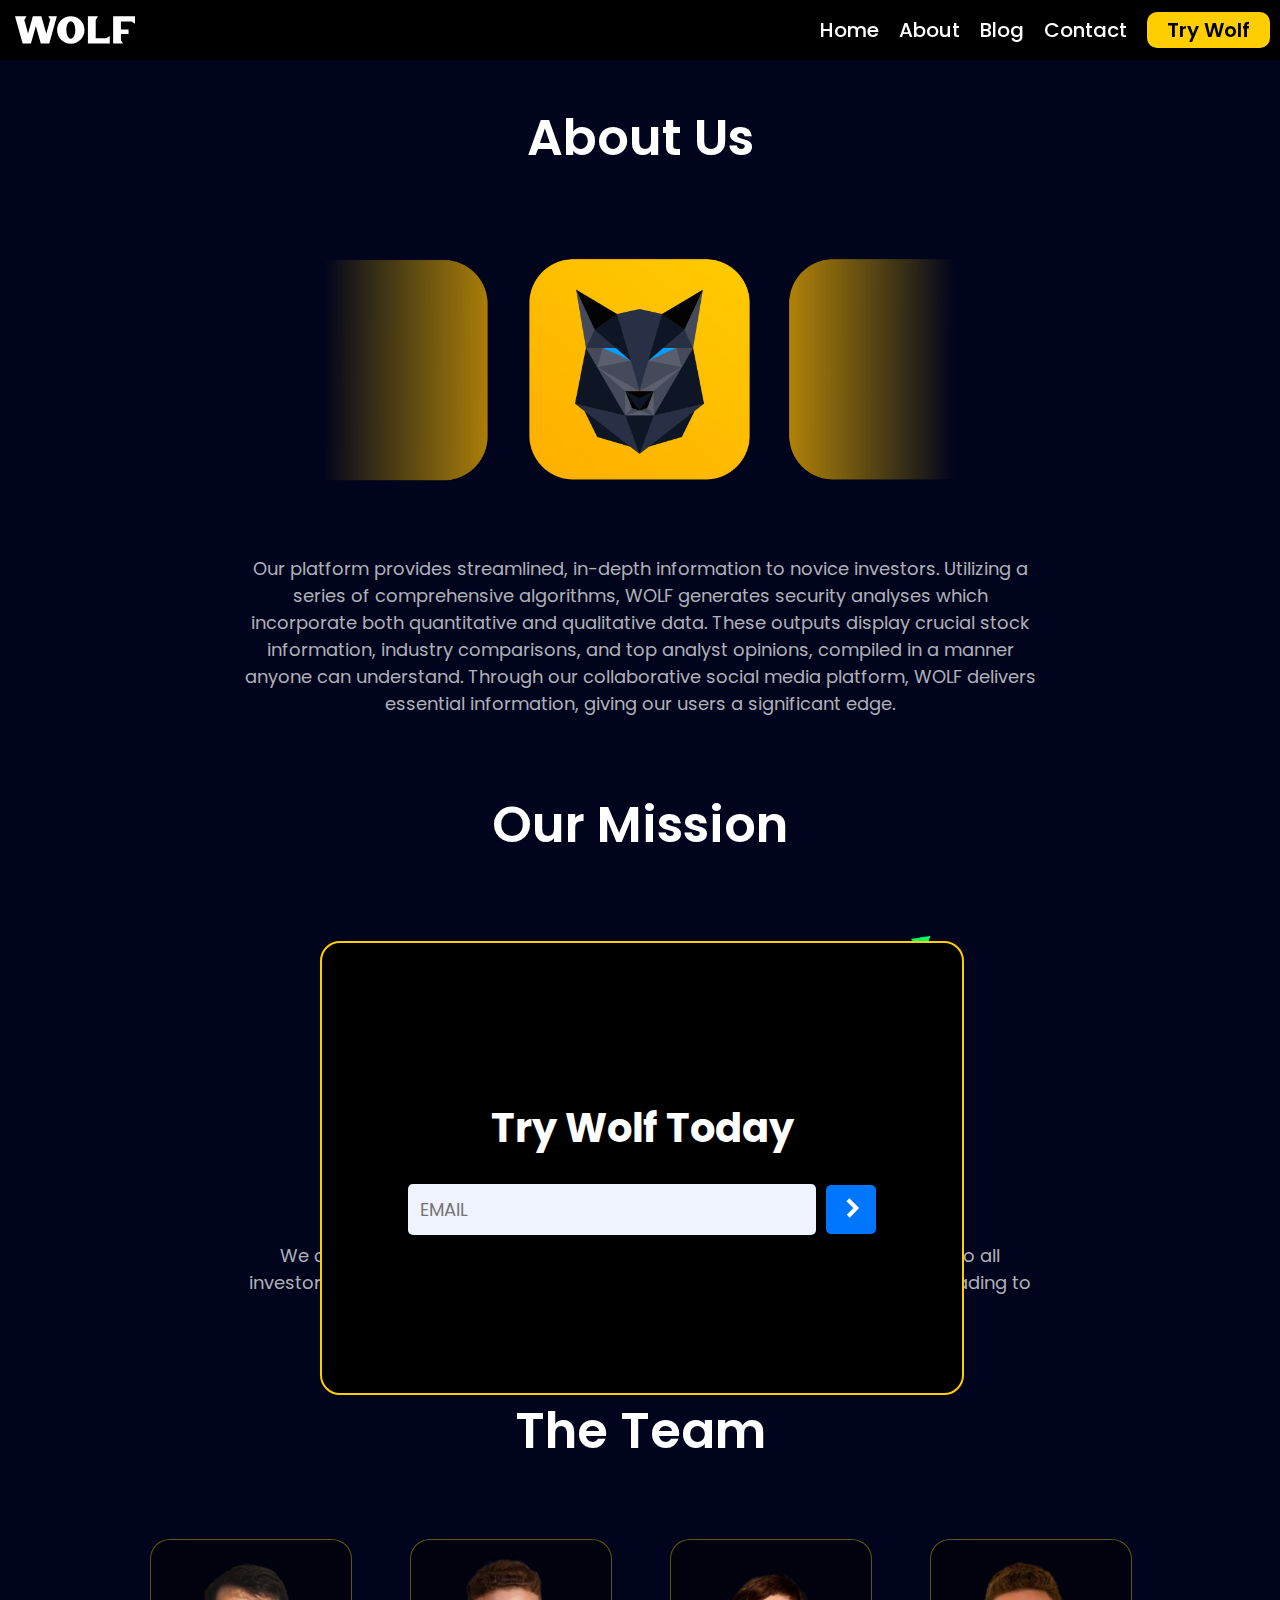
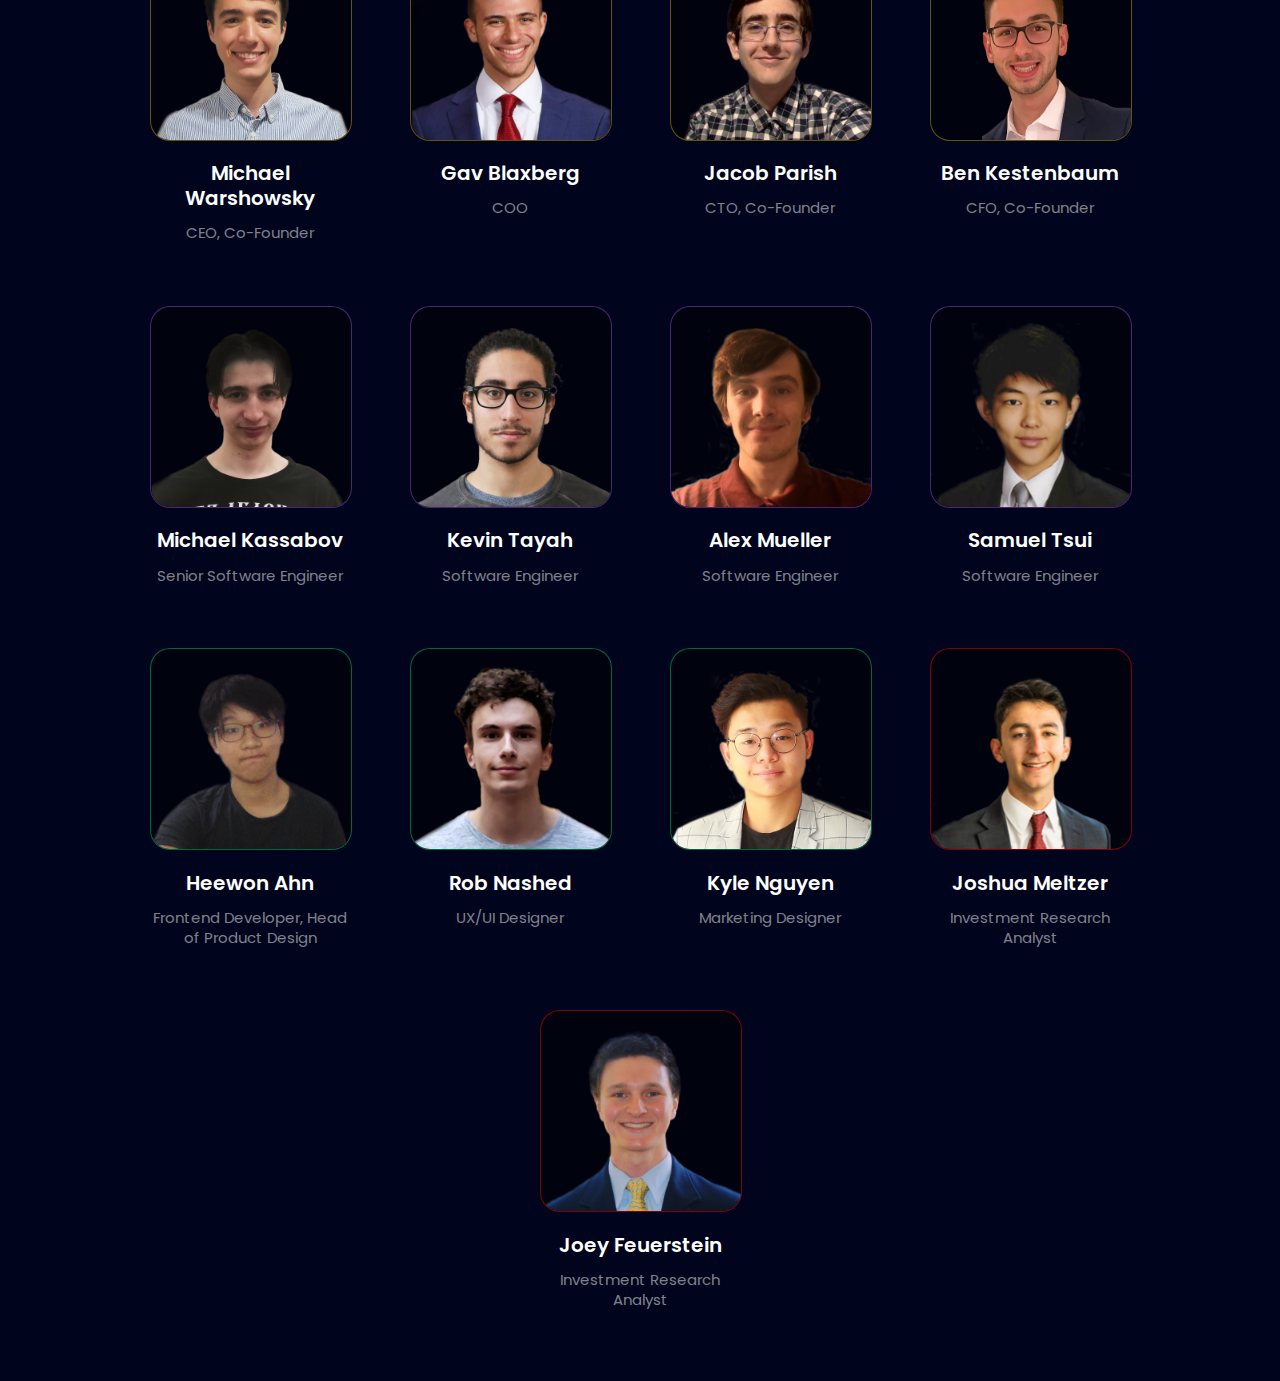
<file: $/about.html>
<!DOCTYPE html>
<html lang="en">
<head>
    <meta charset="UTF-8">
    <meta name="viewport" content="width=device-width, initial-scale=1.0">
    <meta http-equiv="X-UA-Compatible" content="ie=edge">
    <link href="https://fonts.googleapis.com/css2?family=Libre+Baskerville:ital,wght@0,400;0,700;1,400&family=Merriweather:ital,wght@0,300;0,400;0,700;0,900;1,300;1,400;1,700;1,900&family=Poppins:ital,wght@0,100;0,200;0,300;0,400;0,500;0,600;0,700;0,800;0,900;1,100;1,200;1,300;1,400;1,500;1,600;1,700;1,800;1,900&family=Raleway:ital,wght@0,100;0,200;0,300;0,400;0,500;0,600;0,700;0,800;0,900;1,100;1,200;1,300;1,400;1,500;1,600;1,700;1,800;1,900&family=Source+Serif+Pro:wght@400;600;700&display=swap" rel="stylesheet">
    <link href = '../CSS/style.css' rel = 'stylesheet'>
    <link href = '../CSS/about.css' rel = 'stylesheet'>
    <link rel="apple-touch-icon" sizes="180x180" href="/apple-touch-icon.png" />
    <link rel="icon" type="image/png" sizes="32x32" href="../Assets/favicon-32x32.png" />
    <link rel="icon" type="image/png" sizes="16x16" href="../Assets/favicon-16x16.png" />
    <link rel="manifest" href="../site.webmanifest" />
    <link rel="mask-icon" href="/safari-pinned-tab.svg" color="#2d89ef" />
    <meta name="apple-mobile-web-app-title" content="WOLF" />
    <meta name="application-name" content="WOLF" />
    <meta name="msapplication-TileColor" content="#2d89ef" />
    <meta name="theme-color" content="#ffffff" />
    <meta charset="UTF-8" />
    <meta name="viewport" content="width=device-width, initial-scale=1.0" />
    <meta
      name="description"
      content="WOLF is an emerging FinTech application offering the delivery of streamlined financial data to new investors, customized portfolio optimization solutions powered by a proprietary investment analytics engine, and an interactive financial education platform."
    />
    <title>WOLF | Coming Soon</title>
</head>
<body>

<div class = 'main'>

    <div class = 'text'>
        <h1> About Us </h1>
        <img src = '../Assets/about-1.png' alt= 'Image'>
        <p>
            Our platform provides streamlined, in-depth information to novice investors. Utilizing a series of comprehensive algorithms, WOLF generates security analyses which incorporate both quantitative and qualitative data. These outputs display crucial stock information, industry comparisons, and top analyst opinions, compiled in a manner anyone can understand. Through our collaborative social media platform, WOLF delivers essential information, giving our users a significant edge.
        </p>
    </div>

    <div class = 'text'>
        <h1> Our Mission</h1>
        <img src = '../Assets/about-2.png' alt= 'Image'>
        <p>
            We created WOLF to deliver coherent and high quality financial information to all investors, and to ensure that beginners are able to make informed decisions leading to long-term financial freedom. </p>
    </div>

    <div class = 'text'>
        <h1> The Team </h1>
    </div>


    <div class = 'avatars'>

        <div class = 'avatar'>
            <img src = '../Assets/pfp/mgw.png' class = 'board'>
            <h1> Michael Warshowsky </h1>
            <h2> CEO, Co-Founder </h2>
        </div>

        <div class = 'avatar'>
            <img src = '../Assets/pfp/gav-blaxberg.png' class = 'board'>
            <h1> Gav Blaxberg </h1>
            <h2> COO </h2>
        </div>

        <div class = 'avatar'>
            <img src = '../Assets/pfp/jacob-parish.png' class = 'board'>
            <h1> Jacob Parish </h1>
            <h2> CTO, Co-Founder </h2>
        </div>

        <div class = 'avatar'>
            <img src = '../Assets/pfp/ben-kestenbaum.png' class = 'board'>
            <h1> Ben Kestenbaum </h1>
            <h2> CFO, Co-Founder </h2>
        </div>

    </div>

    <div class = 'avatars'>

        <div class = 'avatar'>
            <img src = '../Assets/pfp/michael-kassabov.png' class = 'dev'>
            <h1> Michael Kassabov </h1>
            <h2> Senior Software Engineer </h2>
        </div>

        <div class = 'avatar'>
            <img src = '../Assets/pfp/kevin-tayah.png' class = 'dev'>
            <h1> Kevin Tayah </h1>
            <h2> Software Engineer </h2>
        </div>

        <div class = 'avatar'>
            <img src = '../Assets/pfp/alex-mueller.png' class = 'dev'>
            <h1> Alex Mueller </h1>
            <h2> Software Engineer </h2>
        </div>

        <div class = 'avatar'>
            <img src = '../Assets/pfp/samuel-tsui.png' class = 'dev'>
            <h1> Samuel Tsui </h1>
            <h2> Software Engineer </h2>
        </div>

        <div class = 'avatar'>
            <img src = '../Assets/pfp/heewon-ahn.png' class = 'design'>
            <h1> Heewon Ahn </h1>
            <h2> Frontend Developer, Head of Product Design </h2>
        </div>

        <div class = 'avatar'>
            <img src = '../Assets/pfp/rob-nashed.png' class = 'design'>
            <h1> Rob Nashed </h1>
            <h2> UX/UI Designer </h2>
        </div>

        <div class = 'avatar'>
            <img src = '../Assets/pfp/kyle-nguyen.png' class = 'design'>
            <h1> Kyle Nguyen </h1>
            <h2> Marketing Designer </h2>
        </div>

        <div class = 'avatar'>
            <img src = '../Assets/pfp/joshua-meltzer.png' class = 'analyst'>
            <h1> Joshua Meltzer </h1>
            <h2> Investment Research Analyst </h2>
        </div>

        <div class = 'avatar'>
            <img src = '../Assets/pfp/joey-feuerstein.png' class = 'analyst'>
            <h1> Joey Feuerstein </h1>
            <h2> Investment Research Analyst </h2>
        </div>

    </div>



</div>

<script src = '../JS/functions.js'></script>
<script src = '../JS/wolf.js'></script>
<script src = '../JS/page.js'></script>
<script src = '../JS/global.js'></script>
</html>
</file>
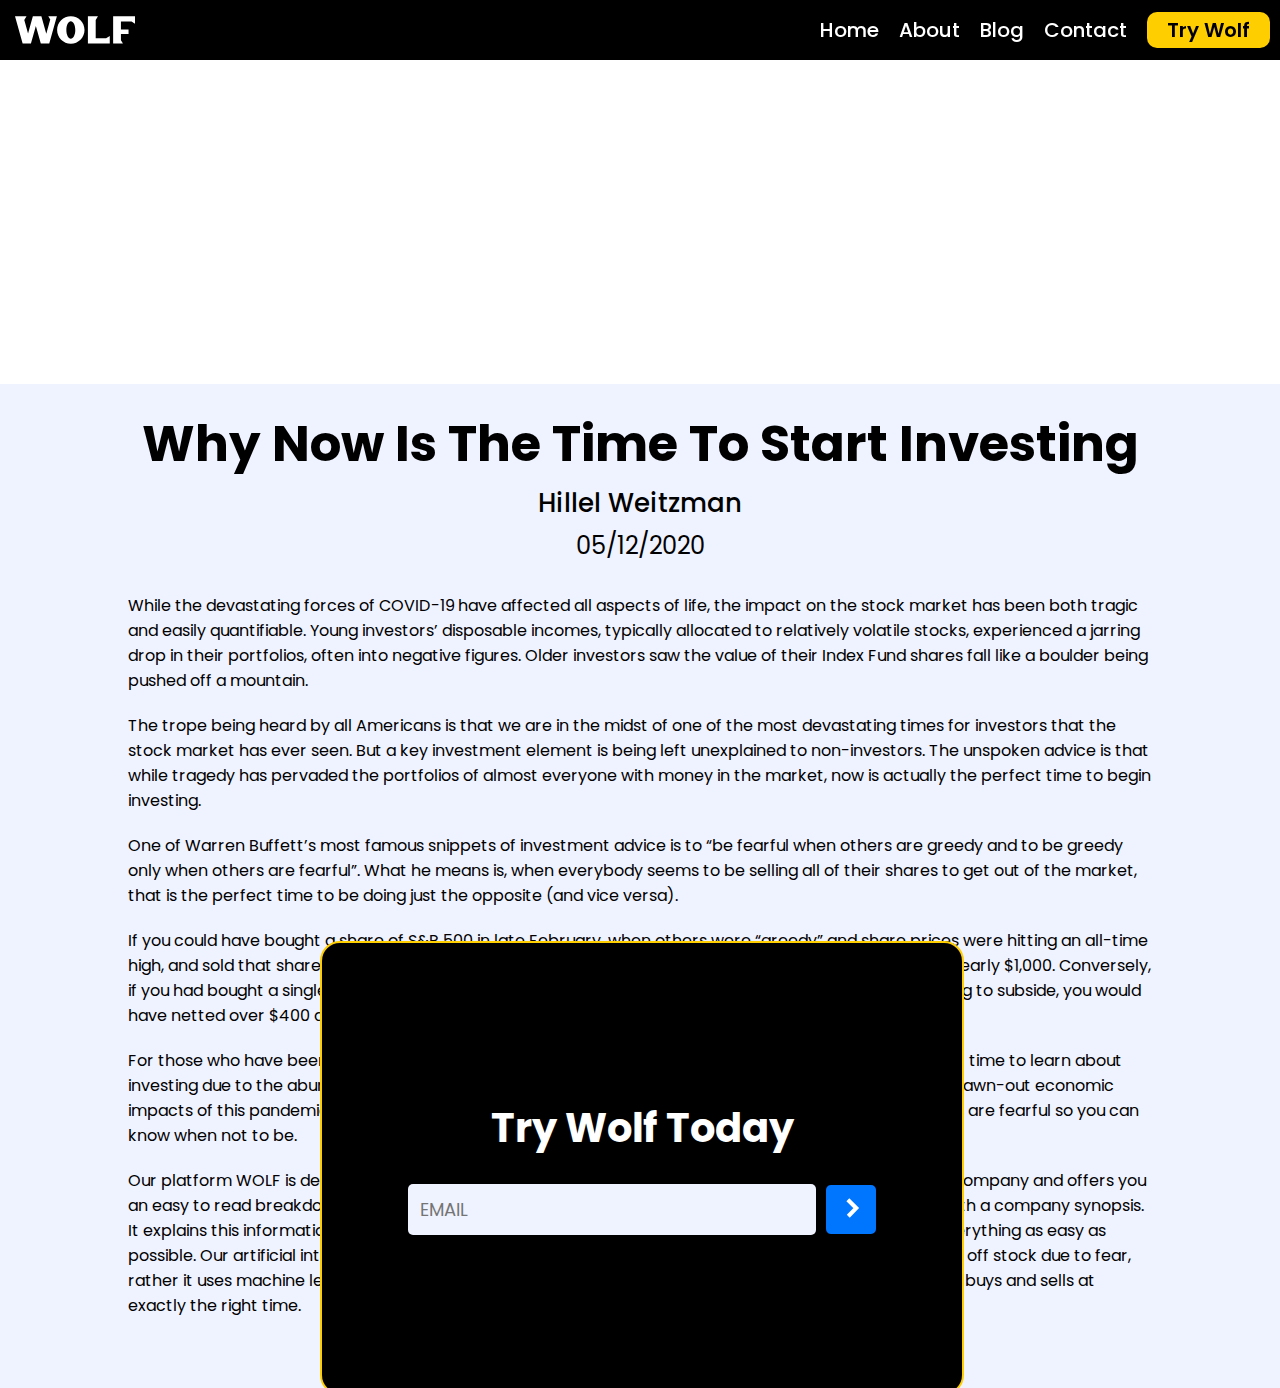
<file: $/article.html>
<!DOCTYPE html>
<html lang="en">
<head>
    <meta charset="UTF-8">
    <meta name="viewport" content="width=device-width, initial-scale=1.0">
    <meta http-equiv="X-UA-Compatible" content="ie=edge">
    <link href="https://fonts.googleapis.com/css2?family=Libre+Baskerville:ital,wght@0,400;0,700;1,400&family=Merriweather:ital,wght@0,300;0,400;0,700;0,900;1,300;1,400;1,700;1,900&family=Poppins:ital,wght@0,100;0,200;0,300;0,400;0,500;0,600;0,700;0,800;0,900;1,100;1,200;1,300;1,400;1,500;1,600;1,700;1,800;1,900&family=Raleway:ital,wght@0,100;0,200;0,300;0,400;0,500;0,600;0,700;0,800;0,900;1,100;1,200;1,300;1,400;1,500;1,600;1,700;1,800;1,900&family=Source+Serif+Pro:wght@400;600;700&display=swap" rel="stylesheet">
    <link href = '../CSS/style.css' rel = 'stylesheet'>
    <link href = '../CSS/article.css' rel = 'stylesheet'>
    <link rel="apple-touch-icon" sizes="180x180" href="/apple-touch-icon.png" />
    <link rel="icon" type="image/png" sizes="32x32" href="../Assets/favicon-32x32.png" />
    <link rel="icon" type="image/png" sizes="16x16" href="../Assets/favicon-16x16.png" />
    <link rel="manifest" href="../site.webmanifest" />
    <link rel="mask-icon" href="/safari-pinned-tab.svg" color="#2d89ef" />
    <meta name="apple-mobile-web-app-title" content="WOLF" />
    <meta name="application-name" content="WOLF" />
    <meta name="msapplication-TileColor" content="#2d89ef" />
    <meta name="theme-color" content="#ffffff" />
    <meta charset="UTF-8" />
    <meta name="viewport" content="width=device-width, initial-scale=1.0" />
    <meta
      name="description"
      content="WOLF is an emerging FinTech application offering the delivery of streamlined financial data to new investors, customized portfolio optimization solutions powered by a proprietary investment analytics engine, and an interactive financial education platform."
    />
    <title>WOLF | Coming Soon</title>
</head>
<body>

<div class = 'main'>

</div>

<script src = '../JS/functions.js'></script>
<script src = '../JS/wolf.js'></script>
<script src = '../JS/page.js'></script>
<script src = '../JS/article.js'></script>
<script src = '../JS/global.js'></script>
</html>
</file>
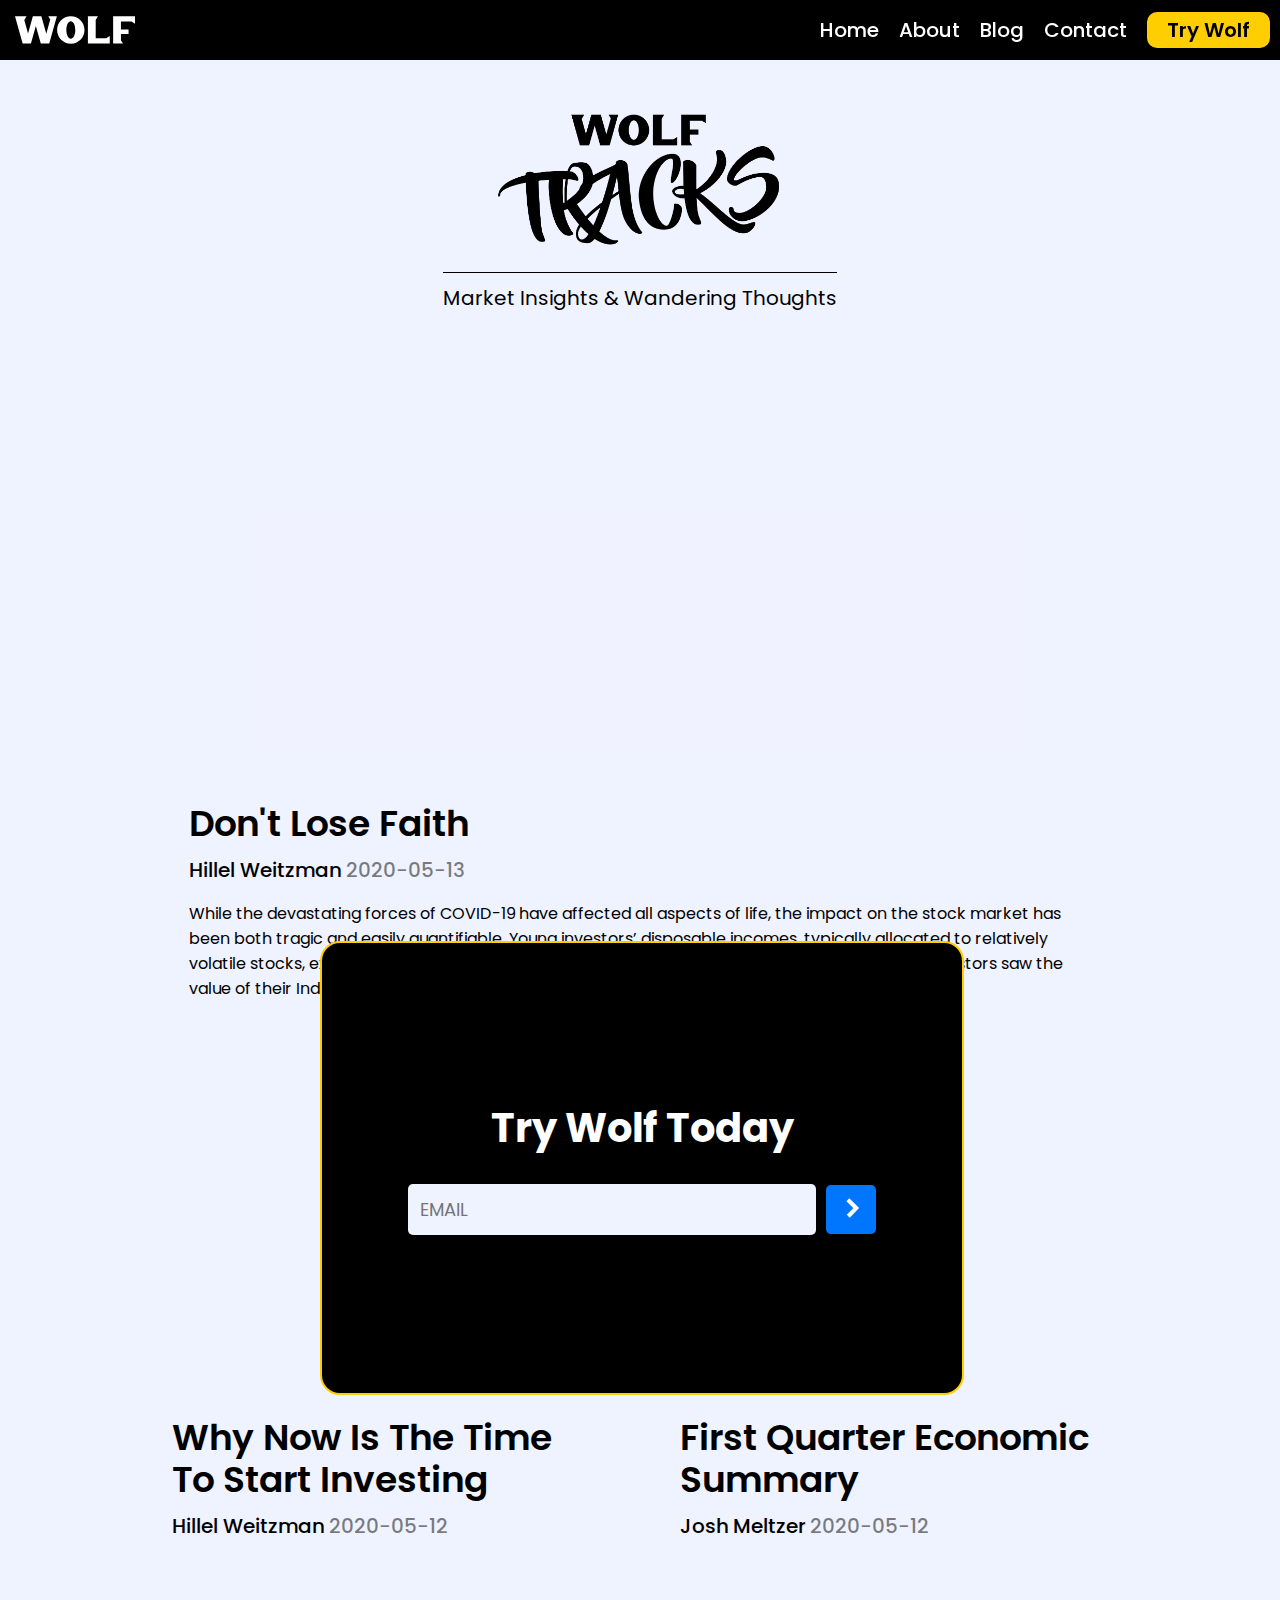
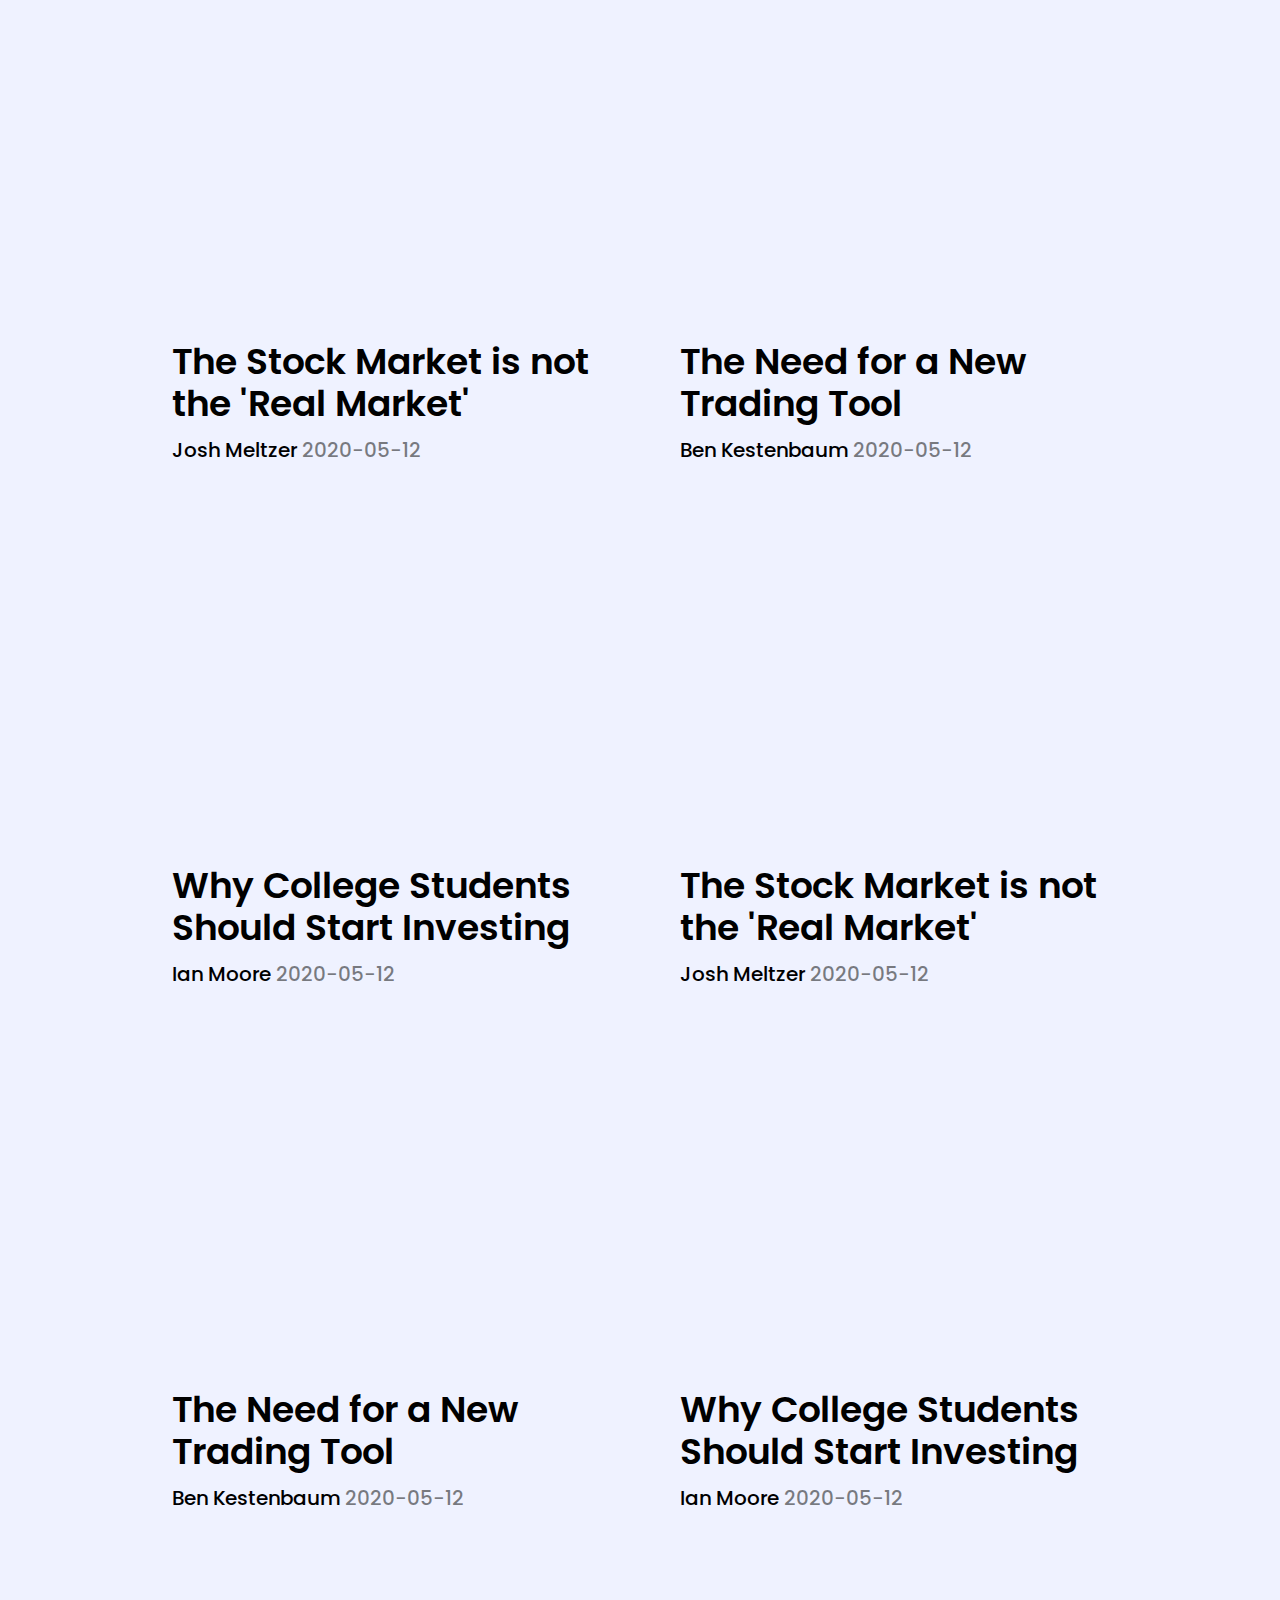
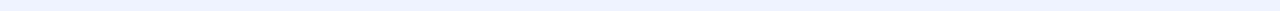
<file: $/blog.html>
<!DOCTYPE html>
<html lang="en">
<head>
    <meta charset="UTF-8">
    <meta name="viewport" content="width=device-width, initial-scale=1.0">
    <meta http-equiv="X-UA-Compatible" content="ie=edge">
    <link href="https://fonts.googleapis.com/css2?family=Libre+Baskerville:ital,wght@0,400;0,700;1,400&family=Merriweather:ital,wght@0,300;0,400;0,700;0,900;1,300;1,400;1,700;1,900&family=Poppins:ital,wght@0,100;0,200;0,300;0,400;0,500;0,600;0,700;0,800;0,900;1,100;1,200;1,300;1,400;1,500;1,600;1,700;1,800;1,900&family=Raleway:ital,wght@0,100;0,200;0,300;0,400;0,500;0,600;0,700;0,800;0,900;1,100;1,200;1,300;1,400;1,500;1,600;1,700;1,800;1,900&family=Source+Serif+Pro:wght@400;600;700&display=swap" rel="stylesheet">
    <link href = '../CSS/style.css' rel = 'stylesheet'>
    <link href = '../CSS/blog.css' rel = 'stylesheet'>
    <link rel="apple-touch-icon" sizes="180x180" href="/apple-touch-icon.png" />
    <link rel="icon" type="image/png" sizes="32x32" href="../Assets/favicon-32x32.png" />
    <link rel="icon" type="image/png" sizes="16x16" href="../Assets/favicon-16x16.png" />
    <link rel="manifest" href="../site.webmanifest" />
    <link rel="mask-icon" href="/safari-pinned-tab.svg" color="#2d89ef" />
    <meta name="apple-mobile-web-app-title" content="WOLF" />
    <meta name="application-name" content="WOLF" />
    <meta name="msapplication-TileColor" content="#2d89ef" />
    <meta name="theme-color" content="#ffffff" />
    <meta charset="UTF-8" />
    <meta name="viewport" content="width=device-width, initial-scale=1.0" />
    <meta
      name="description"
      content="WOLF is an emerging FinTech application offering the delivery of streamlined financial data to new investors, customized portfolio optimization solutions powered by a proprietary investment analytics engine, and an interactive financial education platform."
    />
    <title>WOLF | Coming Soon</title>
</head>
<body>

<div class = 'main'>

    <div class = 'title'>
        <img src = '../Assets/wolf-tracks.png' alt = 'Wolf Tracks logo'>
        <h3> Market Insights & Wandering Thoughts </h3>
    </div>

    <div class = 'blog'>

    </div>
</div>

<script src = '../JS/functions.js'></script>
<script src = '../JS/wolf.js'></script>
<script src = '../JS/page.js'></script>
<script src = '../JS/blog.js'></script>
<script src = '../JS/global.js'></script>
</html>
</file>
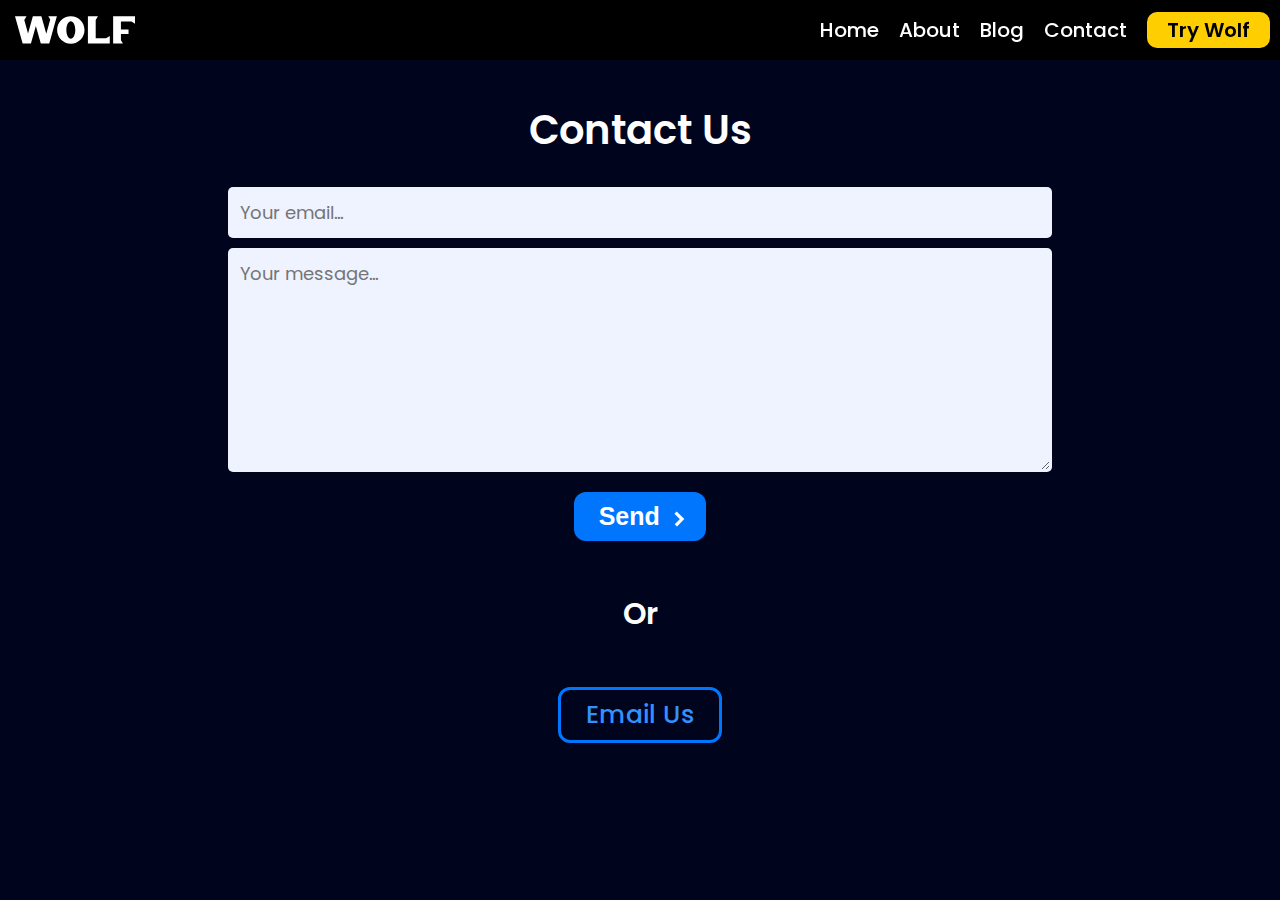
<file: $/contact.html>
<!DOCTYPE html>
<html lang="en">
<head>
    <meta charset="UTF-8">
    <meta name="viewport" content="width=device-width, initial-scale=1.0">
    <meta http-equiv="X-UA-Compatible" content="ie=edge">
    <link href="https://fonts.googleapis.com/css2?family=Libre+Baskerville:ital,wght@0,400;0,700;1,400&family=Merriweather:ital,wght@0,300;0,400;0,700;0,900;1,300;1,400;1,700;1,900&family=Poppins:ital,wght@0,100;0,200;0,300;0,400;0,500;0,600;0,700;0,800;0,900;1,100;1,200;1,300;1,400;1,500;1,600;1,700;1,800;1,900&family=Raleway:ital,wght@0,100;0,200;0,300;0,400;0,500;0,600;0,700;0,800;0,900;1,100;1,200;1,300;1,400;1,500;1,600;1,700;1,800;1,900&family=Source+Serif+Pro:wght@400;600;700&display=swap" rel="stylesheet">
    <link href = '../CSS/style.css' rel = 'stylesheet'>
    <link href = '../CSS/contact.css' rel = 'stylesheet'>
    <link rel="apple-touch-icon" sizes="180x180" href="/apple-touch-icon.png" />
    <link rel="icon" type="image/png" sizes="32x32" href="../Assets/favicon-32x32.png" />
    <link rel="icon" type="image/png" sizes="16x16" href="../Assets/favicon-16x16.png" />
    <link rel="manifest" href="../site.webmanifest" />
    <link rel="mask-icon" href="/safari-pinned-tab.svg" color="#2d89ef" />
    <meta name="apple-mobile-web-app-title" content="WOLF" />
    <meta name="application-name" content="WOLF" />
    <meta name="msapplication-TileColor" content="#2d89ef" />
    <meta name="theme-color" content="#ffffff" />
    <meta charset="UTF-8" />
    <meta name="viewport" content="width=device-width, initial-scale=1.0" />
    <meta
      name="description"
      content="WOLF is an emerging FinTech application offering the delivery of streamlined financial data to new investors, customized portfolio optimization solutions powered by a proprietary investment analytics engine, and an interactive financial education platform."
    />
    <title>WOLF | Coming Soon</title>
</head>
<body>

<div class = 'main'>

  <h1 class = 'text'> Contact Us </h1>

    <form action="https://formspree.io/support@wolf.financial" method="POST" aria-label ='form'>
        <input type="email" name="_replyto" id = 'mail' aria-label = 'email' placeholder = 'Your email...'>
        <textarea name="message" id = 'message' aria-label = 'message' placeholder="Your message..."></textarea>
        <button id = 'submit' type = 'submit'>
            Send
            <svg version="1.1" xmlns="http://www.w3.org/2000/svg" xmlns:xlink="http://www.w3.org/1999/xlink" x="0px" y="0px" width="14.6px"
            height="13px" viewBox="0 0 14.6 13" style="overflow:visible;enable-background:new 0 0 14.6 13;" xml:space="preserve">
                <g id = 'arrow'>
                    <line x1="0.5" y1="6.5" x2="13.9" y2="6.5"/>
                    <polyline points="8,0.5 14.1,6.6 8.3,12.5 	"/>
                </g>
            </svg>
        </button>
      </form>

    <h1 class = 'subtext'> Or  </h1>

    <a href='mailto:support@wolf.financial'>
      <h1 class = 'link'>
       Email Us
      </h1>
    </a>

</div>

<script src = '../JS/functions.js'></script>
<script src = '../JS/wolf.js'></script>
<script src = '../JS/page.js'></script>
<script src = '../JS/global.js'></script>
</html>
</file>
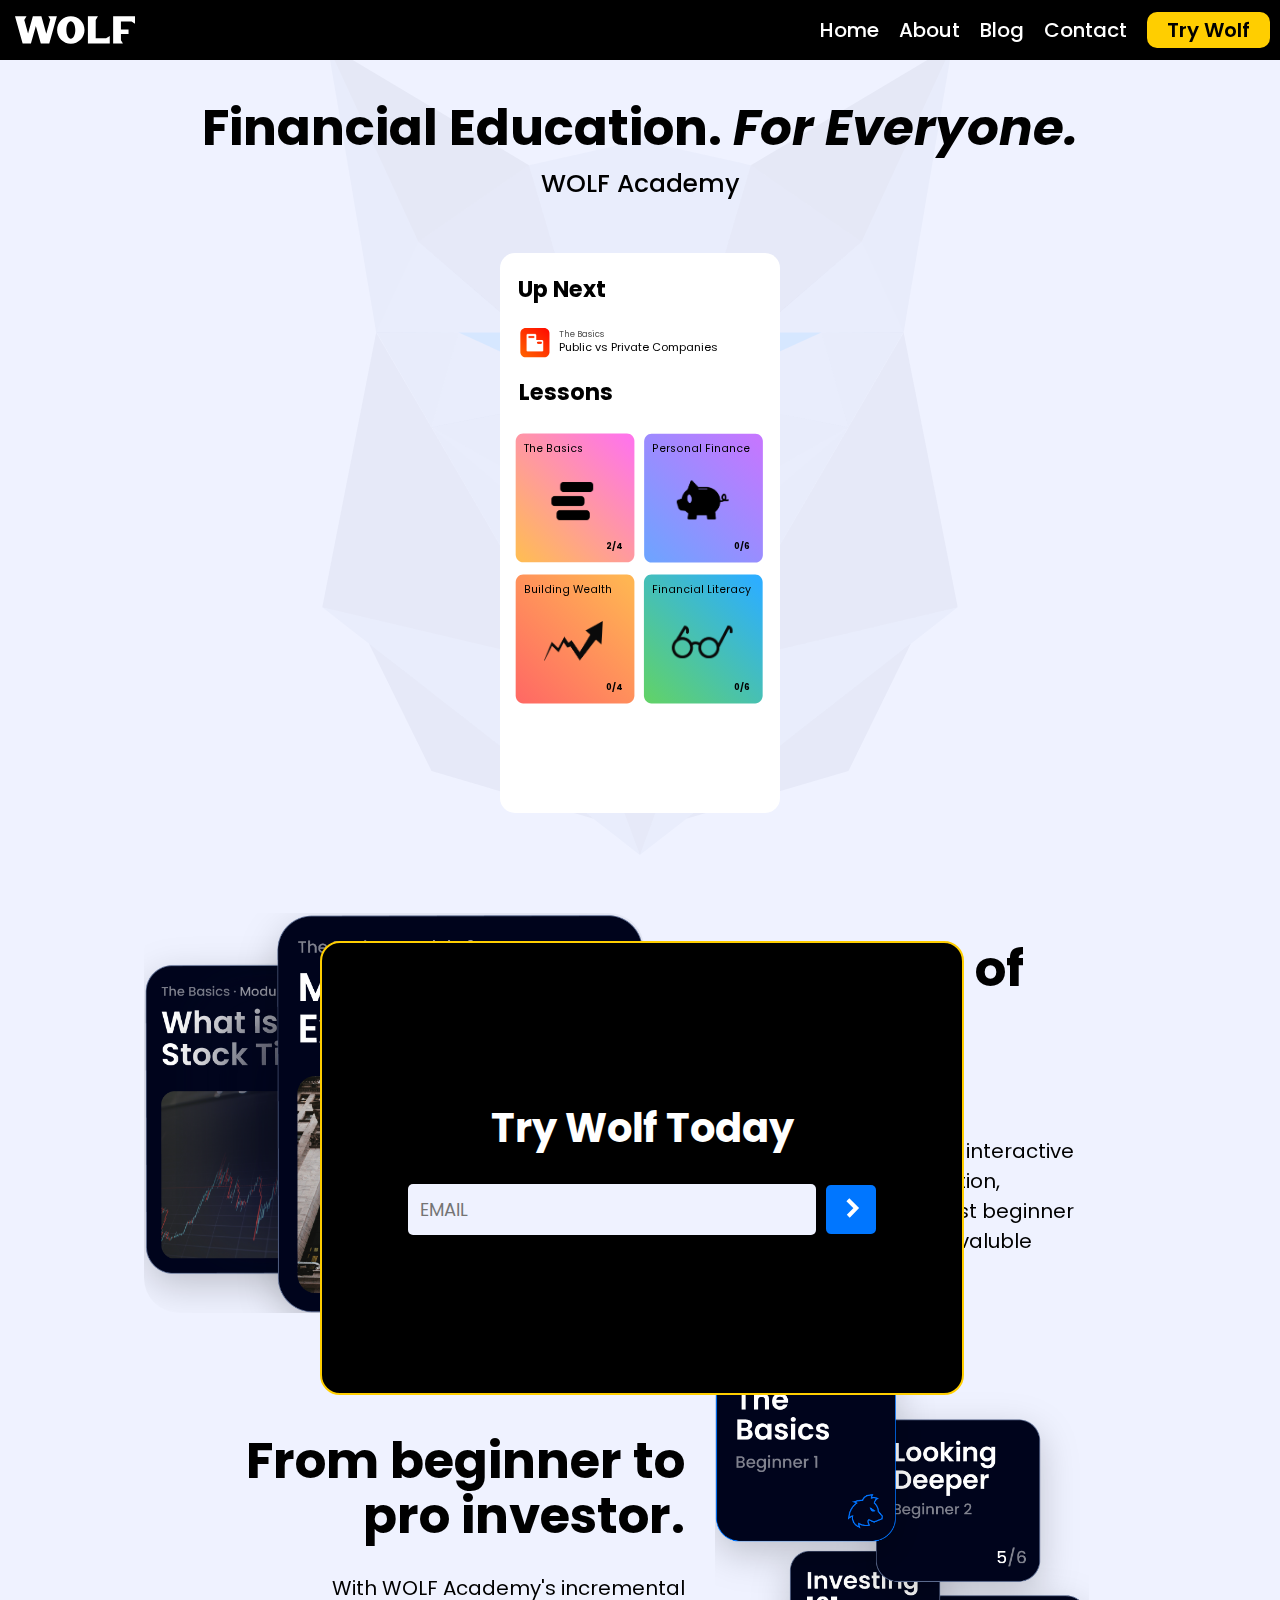
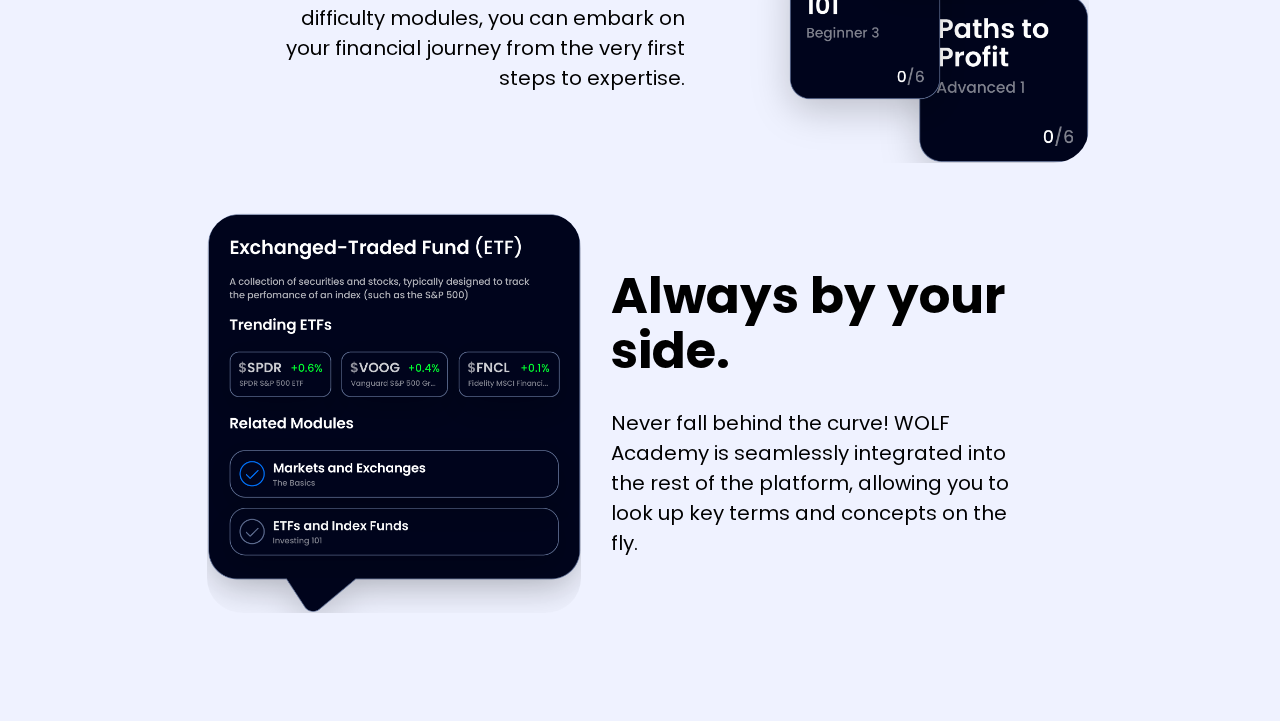
<file: $/$/academy.html>
<!DOCTYPE html>
<html lang="en">
<head>
    <meta charset="UTF-8">
    <meta name="viewport" content="width=device-width, initial-scale=1.0">
    <meta http-equiv="X-UA-Compatible" content="ie=edge">
    <link href="https://fonts.googleapis.com/css2?family=Libre+Baskerville:ital,wght@0,400;0,700;1,400&family=Merriweather:ital,wght@0,300;0,400;0,700;0,900;1,300;1,400;1,700;1,900&family=Poppins:ital,wght@0,100;0,200;0,300;0,400;0,500;0,600;0,700;0,800;0,900;1,100;1,200;1,300;1,400;1,500;1,600;1,700;1,800;1,900&family=Raleway:ital,wght@0,100;0,200;0,300;0,400;0,500;0,600;0,700;0,800;0,900;1,100;1,200;1,300;1,400;1,500;1,600;1,700;1,800;1,900&family=Source+Serif+Pro:wght@400;600;700&display=swap" rel="stylesheet">
    <link href = '../../CSS/style.css' rel = 'stylesheet'>
    <link href = '../../CSS/subpage.css' rel = 'stylesheet'>
    <link rel="apple-touch-icon" sizes="180x180" href="/apple-touch-icon.png" />
    <link rel="icon" type="image/png" sizes="32x32" href="../../Assets/favicon-32x32.png" />
    <link rel="icon" type="image/png" sizes="16x16" href="../../Assets/favicon-16x16.png" />
    <link rel="manifest" href="../../site.webmanifest" />
    <link rel="mask-icon" href="/safari-pinned-tab.svg" color="#2d89ef" />
    <meta name="apple-mobile-web-app-title" content="WOLF" />
    <meta name="application-name" content="WOLF" />
    <meta name="msapplication-TileColor" content="#2d89ef" />
    <meta name="theme-color" content="#ffffff" />
    <meta charset="UTF-8" />
    <meta name="viewport" content="width=device-width, initial-scale=1.0" />
    <meta
      name="description"
      content="WOLF is an emerging FinTech application offering the delivery of streamlined financial data to new investors, customized portfolio optimization solutions powered by a proprietary investment analytics engine, and an interactive financial education platform."
    />
    <title>WOLF | Coming Soon</title>
</head>
<body>

<div class = 'main'>

   <div class = 'title'>
       <h1> Financial Education. <span> For Everyone. </span></h1>
       <h2> WOLF Academy </h2>
       <div id = 'animation'>
       </div>
   </div>

    <div class = 'slide'>
        <img src = '../../Assets/academy-1.png' alt = 'image'>
        <div class = 'expo'>
            <h1>A new form of financial education. </h1>
            <p>
                WOLF Academy is a uniquely interactive platform for financial education, specifically designed to assist beginner and amateur investors with valuble information.
             </p>
        </div>
    </div>

    <div class = 'slide right'>
        <div class = 'expo'>
            <h1> From beginner to pro investor.
            </h1>
            <p>
                With WOLF Academy's incremental difficulty modules, you can embark on your financial journey from the very first steps to expertise.
            </p>
        </div>
        <img src = '../../Assets/academy-2.png' alt = 'image'>
    </div>

    <div class = 'slide'>
        <img src = '../../Assets/academy-3.png' alt = 'image'>
        <div class = 'expo'>
            <h1> Always by your side. </h1>
            <p>
                Never fall behind the curve! WOLF Academy is seamlessly integrated into the rest of the platform, allowing you to look up key terms and concepts on the fly.
            </p>
        </div>
    </div>


</div>

<script src = '../../JS/functions.js'></script>
<script src = '../../JS/wolf.js'></script>
<script src = '../../JS/subpage.js'></script>
<script src = '../../JS/bodymovin.js'></script>
<script src = '../../JS/global.js'></script>
<script>

var anim = lottie.loadAnimation({
    container: Id('animation'),
    renderer: 'svg',
    loop: false,
    autoplay: true,
    path: '../../JS/JSON/academy.json',
    name: 'animation'
});

</script>
</html>
</file>
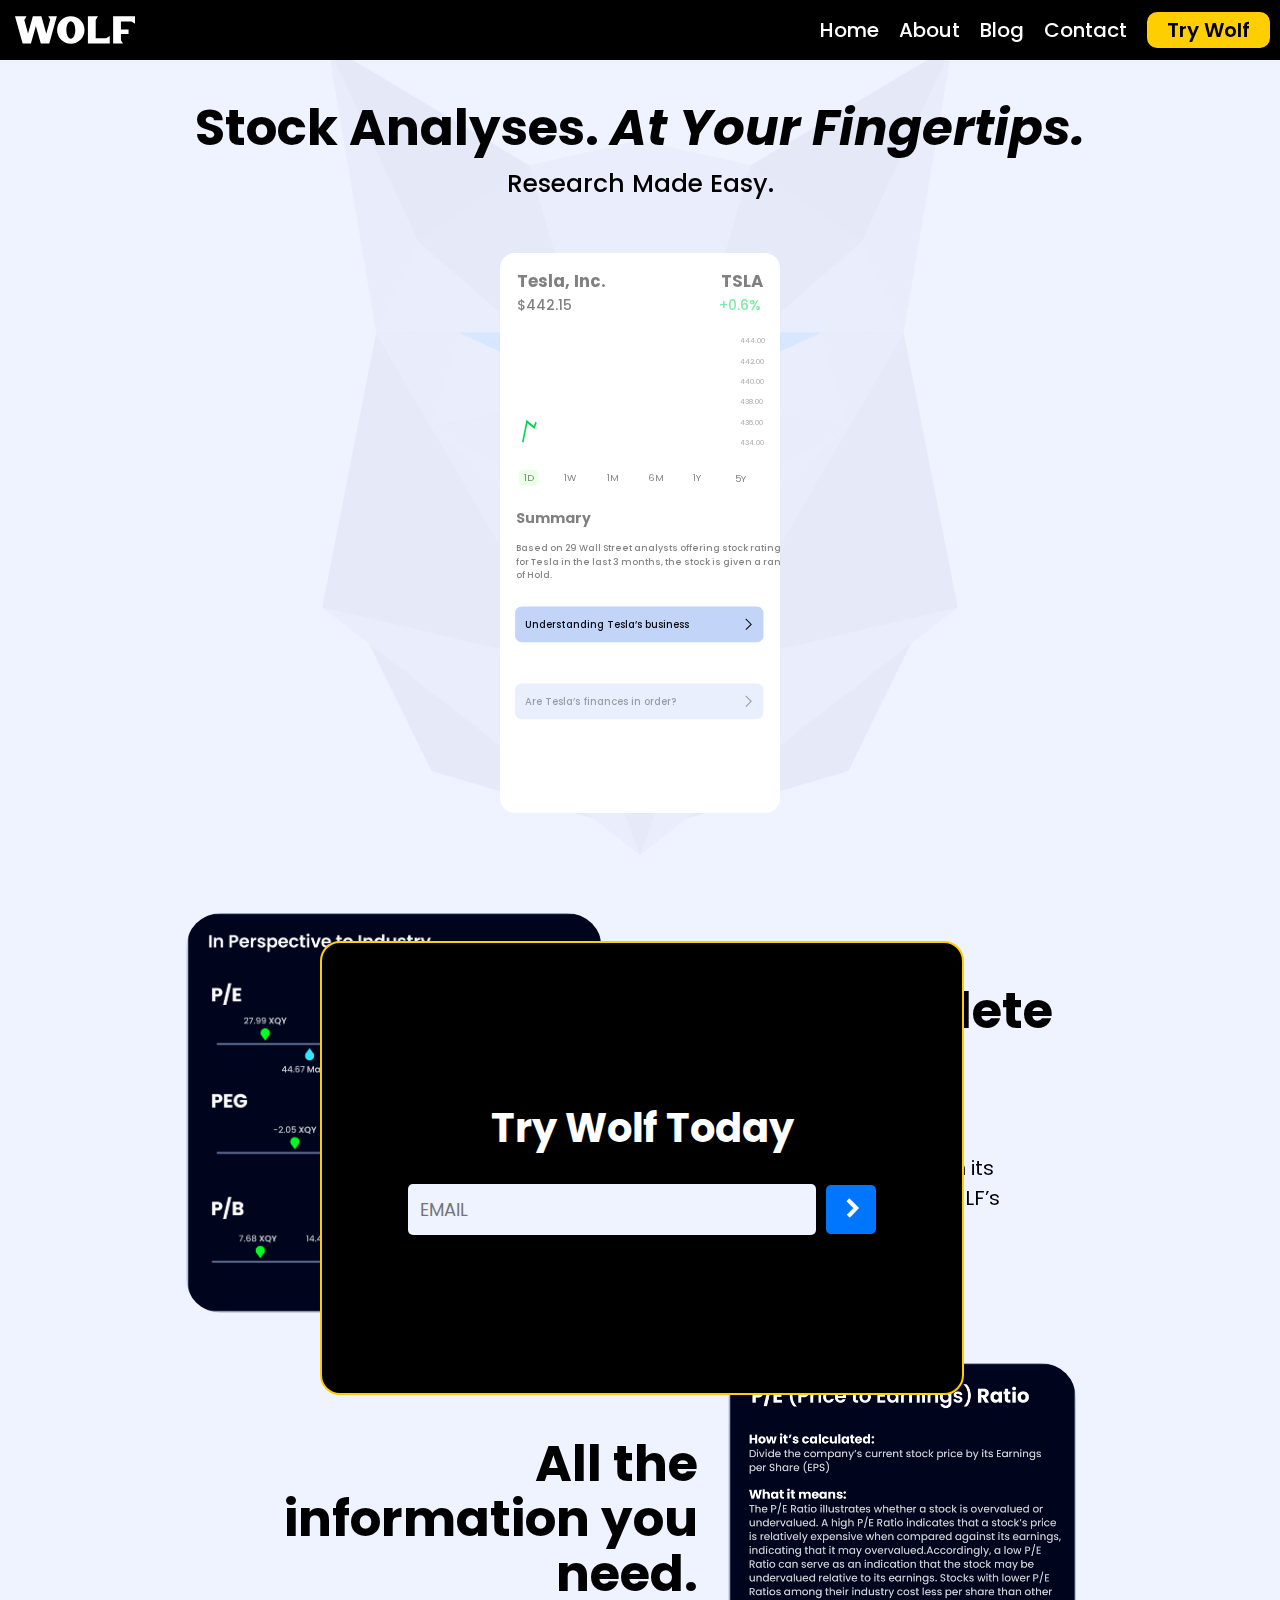
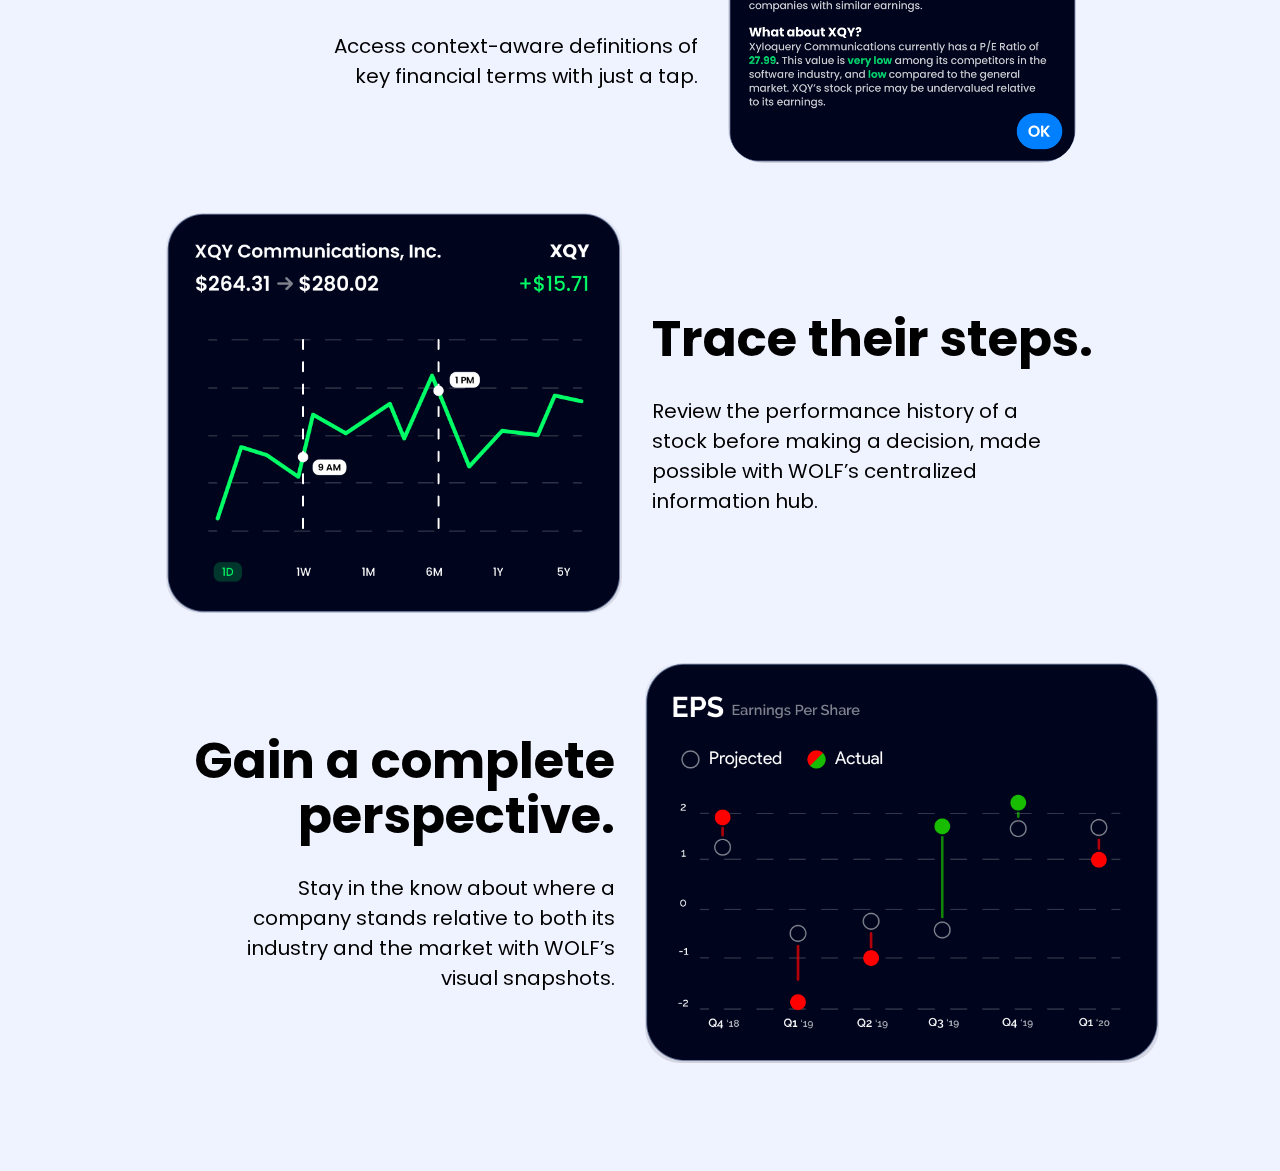
<file: $/$/analysis.html>
<!DOCTYPE html>
<html lang="en">
<head>
    <meta charset="UTF-8">
    <meta name="viewport" content="width=device-width, initial-scale=1.0">
    <meta http-equiv="X-UA-Compatible" content="ie=edge">
    <link href="https://fonts.googleapis.com/css2?family=Libre+Baskerville:ital,wght@0,400;0,700;1,400&family=Merriweather:ital,wght@0,300;0,400;0,700;0,900;1,300;1,400;1,700;1,900&family=Poppins:ital,wght@0,100;0,200;0,300;0,400;0,500;0,600;0,700;0,800;0,900;1,100;1,200;1,300;1,400;1,500;1,600;1,700;1,800;1,900&family=Raleway:ital,wght@0,100;0,200;0,300;0,400;0,500;0,600;0,700;0,800;0,900;1,100;1,200;1,300;1,400;1,500;1,600;1,700;1,800;1,900&family=Source+Serif+Pro:wght@400;600;700&display=swap" rel="stylesheet">
    <link href = '../../CSS/style.css' rel = 'stylesheet'>
    <link href = '../../CSS/subpage.css' rel = 'stylesheet'>
    <link rel="apple-touch-icon" sizes="180x180" href="/apple-touch-icon.png" />
    <link rel="icon" type="image/png" sizes="32x32" href="../../Assets/favicon-32x32.png" />
    <link rel="icon" type="image/png" sizes="16x16" href="../../Assets/favicon-16x16.png" />
    <link rel="manifest" href="../../site.webmanifest" />
    <link rel="mask-icon" href="/safari-pinned-tab.svg" color="#2d89ef" />
    <meta name="apple-mobile-web-app-title" content="WOLF" />
    <meta name="application-name" content="WOLF" />
    <meta name="msapplication-TileColor" content="#2d89ef" />
    <meta name="theme-color" content="#ffffff" />
    <meta charset="UTF-8" />
    <meta name="viewport" content="width=device-width, initial-scale=1.0" />
    <meta
      name="description"
      content="WOLF is an emerging FinTech application offering the delivery of streamlined financial data to new investors, customized portfolio optimization solutions powered by a proprietary investment analytics engine, and an interactive financial education platform."
    />
    <title>WOLF | Coming Soon</title>
</head>
<body>

<div class = 'main'>

   <div class = 'title'>
       <h1> Stock Analyses. <span> At Your Fingertips. </span></h1>
       <h2> Research Made Easy. </h2>
       <div id = 'animation'>
       </div>
   </div>

    <div class = 'slide'>
        <img src = '../../Assets/research-1.png' alt = 'image'>
        <div class = 'expo'>
            <h1> Gain a complete perspective. </h1>
            <p> Stay in the know about where a company stands relative to both its industry and the market with WOLF’s visual snapshots.
            </p>
        </div>
    </div>

    <div class = 'slide right'>
        <div class = 'expo'>
            <h1> All the information you need. </h1>
            <p> Access context-aware definitions of key financial terms with just a tap.
            </p>
        </div>
        <img src = '../../Assets/research-2.png' alt = 'image'>
    </div>

    <div class = 'slide'>
        <img src = '../../Assets/research-4.png' alt = 'image'>
        <div class = 'expo'>
            <h1> Trace their steps. </h1>
            <p>
                Review the performance history of a stock before making a decision, made possible with WOLF’s centralized information hub.
            </p>
        </div>
    </div>

    <div class = 'slide right'>
        <div class = 'expo'>
            <h1> Gain a complete perspective. </h1>
            <p> Stay in the know about where a company stands relative to both its industry and the market with WOLF’s visual snapshots. </p>
        </div>
        <img src = '../../Assets/research-5.png' alt = 'image'>
    </div>

</div>

<script src = '../../JS/functions.js'></script>
<script src = '../../JS/wolf.js'></script>
<script src = '../../JS/subpage.js'></script>
<script src = '../../JS/bodymovin.js'></script>
<script src = '../../JS/global.js'></script>
<script>

var anim = lottie.loadAnimation({
    container: Id('animation'),
    renderer: 'svg',
    loop: false,
    autoplay: true,
    path: '../../JS/JSON/analysis.json',
    name: 'animation'
});

</script>
</html>
</file>
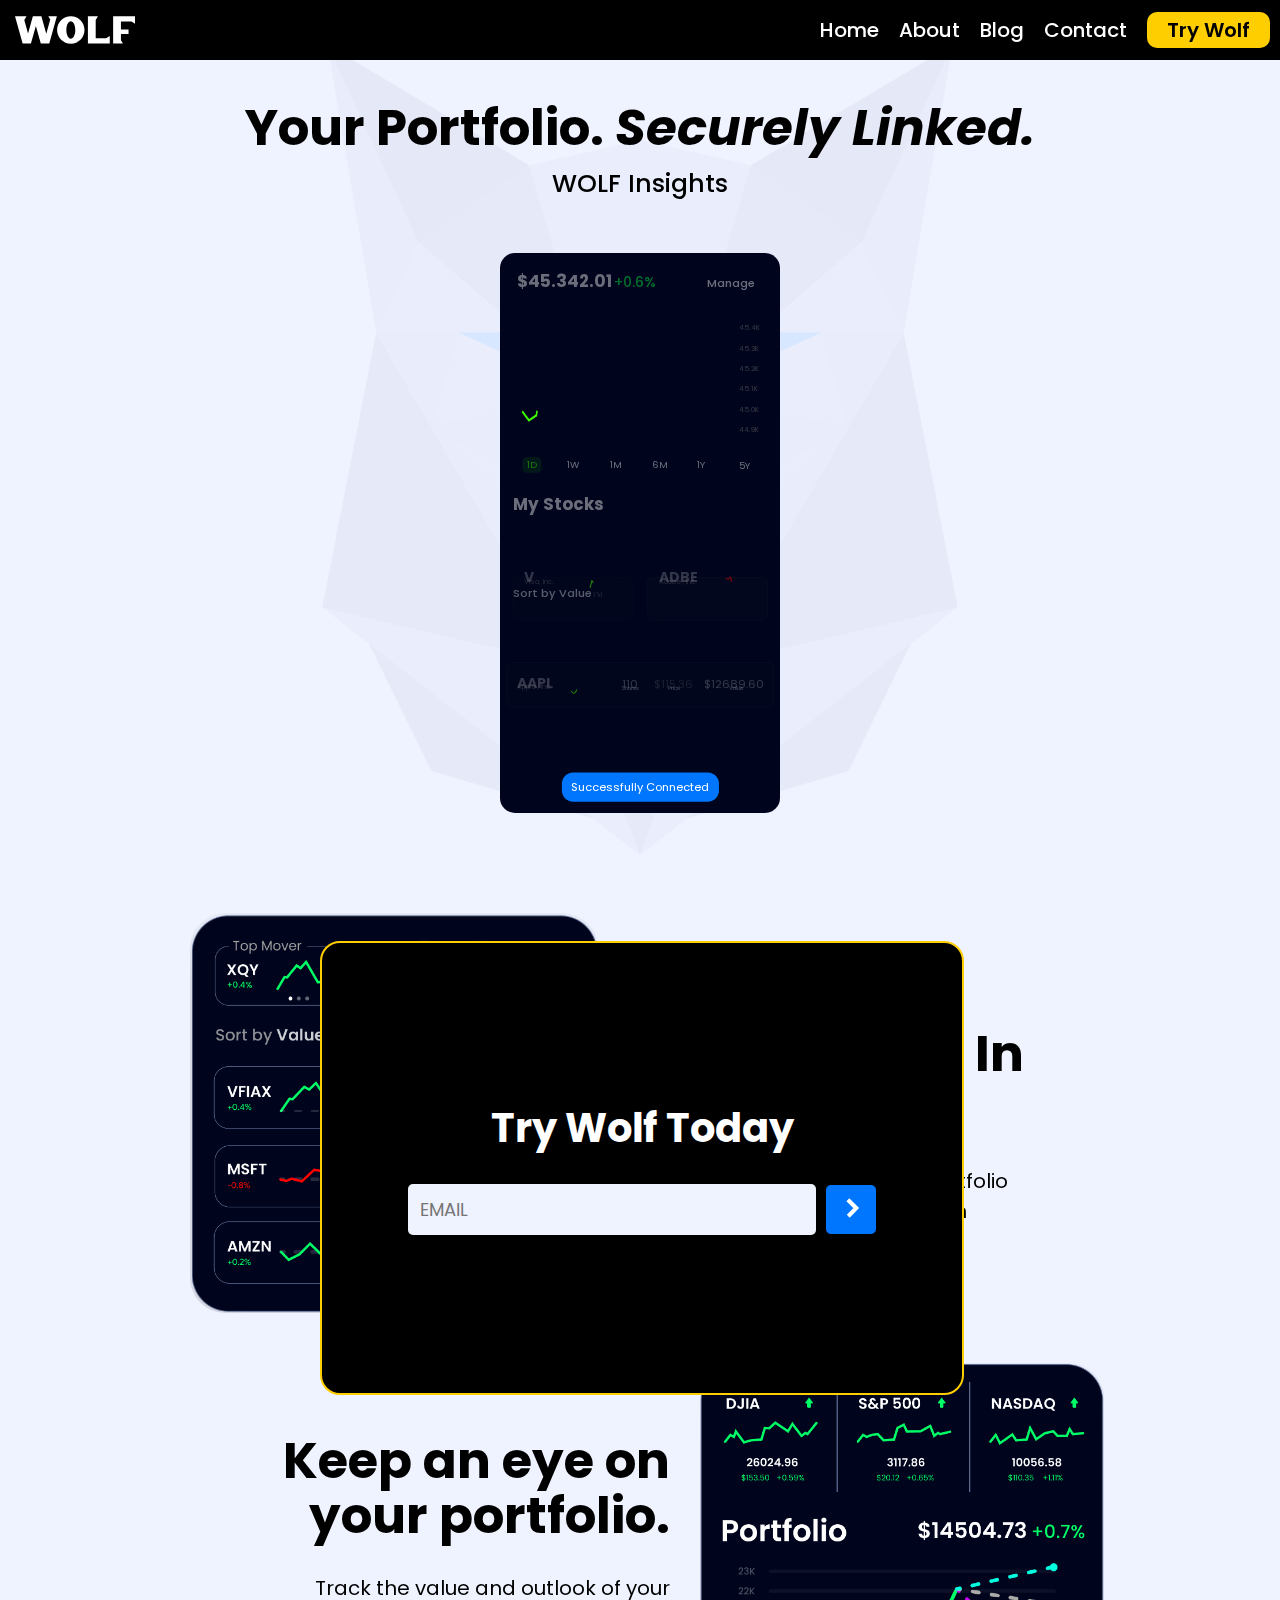
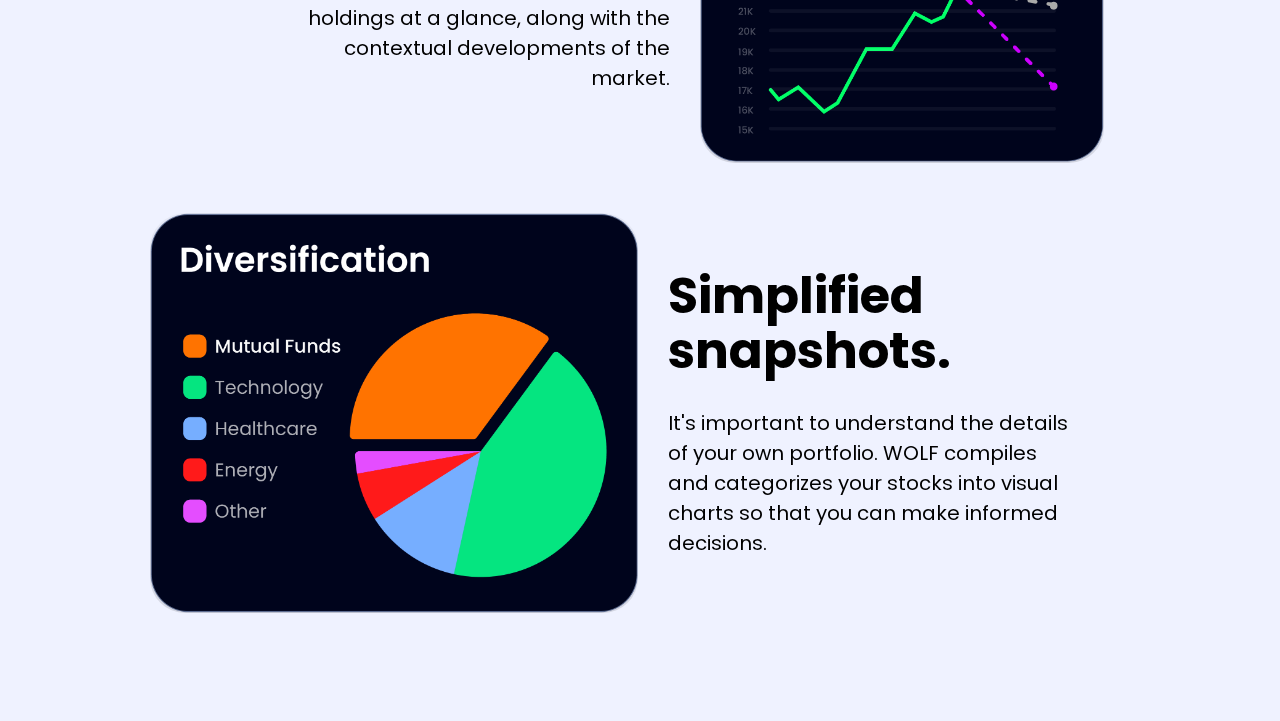
<file: $/$/portfolio.html>
<!DOCTYPE html>
<html lang="en">
<head>
    <meta charset="UTF-8">
    <meta name="viewport" content="width=device-width, initial-scale=1.0">
    <meta http-equiv="X-UA-Compatible" content="ie=edge">
    <link href="https://fonts.googleapis.com/css2?family=Libre+Baskerville:ital,wght@0,400;0,700;1,400&family=Merriweather:ital,wght@0,300;0,400;0,700;0,900;1,300;1,400;1,700;1,900&family=Poppins:ital,wght@0,100;0,200;0,300;0,400;0,500;0,600;0,700;0,800;0,900;1,100;1,200;1,300;1,400;1,500;1,600;1,700;1,800;1,900&family=Raleway:ital,wght@0,100;0,200;0,300;0,400;0,500;0,600;0,700;0,800;0,900;1,100;1,200;1,300;1,400;1,500;1,600;1,700;1,800;1,900&family=Source+Serif+Pro:wght@400;600;700&display=swap" rel="stylesheet">
    <link href = '../../CSS/style.css' rel = 'stylesheet'>
    <link href = '../../CSS/subpage.css' rel = 'stylesheet'>
    <link rel="apple-touch-icon" sizes="180x180" href="/apple-touch-icon.png" />
    <link rel="icon" type="image/png" sizes="32x32" href="../../Assets/favicon-32x32.png" />
    <link rel="icon" type="image/png" sizes="16x16" href="../../Assets/favicon-16x16.png" />
    <link rel="manifest" href="../../site.webmanifest" />
    <link rel="mask-icon" href="/safari-pinned-tab.svg" color="#2d89ef" />
    <meta name="apple-mobile-web-app-title" content="WOLF" />
    <meta name="application-name" content="WOLF" />
    <meta name="msapplication-TileColor" content="#2d89ef" />
    <meta name="theme-color" content="#ffffff" />
    <meta charset="UTF-8" />
    <meta name="viewport" content="width=device-width, initial-scale=1.0" />
    <meta
      name="description"
      content="WOLF is an emerging FinTech application offering the delivery of streamlined financial data to new investors, customized portfolio optimization solutions powered by a proprietary investment analytics engine, and an interactive financial education platform."
    />
    <title>WOLF | Coming Soon</title>
</head>
<body>

<div class = 'main'>

   <div class = 'title'>
       <h1> Your Portfolio. <span> Securely Linked. </span></h1>
       <h2> WOLF Insights </h2>
       <div id = 'animation' class = 'dark'>
       </div>
   </div>

    <div class = 'slide'>
        <img src = '../../Assets/portfolio-1.png' alt = 'image'>
        <div class = 'expo'>
            <h1> All of your investments. In one place. </h1>
            <p>
                Securely import your existing portfolio with ease and start investing with WOLF.
             </p>
        </div>
    </div>

    <div class = 'slide right'>
        <div class = 'expo'>
            <h1> Keep an eye on your portfolio.
            </h1>
            <p>
                Track the value and outlook of your holdings at a glance, along with the contextual developments of the market.
            </p>
        </div>
        <img src = '../../Assets/portfolio-2.png' alt = 'image'>
    </div>

    <div class = 'slide'>
        <img src = '../../Assets/portfolio-3.png' alt = 'image'>
        <div class = 'expo'>
            <h1> Simplified snapshots. </h1>
            <p>
                It's important to understand the details of your own portfolio. WOLF compiles and categorizes your stocks into visual charts so that you can make informed decisions.
            </p>
        </div>
    </div>


</div>

<script src = '../../JS/functions.js'></script>
<script src = '../../JS/wolf.js'></script>
<script src = '../../JS/subpage.js'></script>
<script src = '../../JS/bodymovin.js'></script>
<script src = '../../JS/global.js'></script>
<script>

var anim = lottie.loadAnimation({
    container: Id('animation'),
    renderer: 'svg',
    loop: false,
    autoplay: true,
    path: '../../JS/JSON/portfolio.json',
    name: 'animation'
});

</script>
</html>
</file>
<file: CSS/style.css>
body {
  background: #00041C;
  color: white;
  font-family: Poppins, sans-serif;
  scroll-behavior: smooth;
  overflow-x: hidden;
}

a {
  text-decoration: none;
  color: white;
}

input {
  outline: none;
  border: none;
  font-family: Poppins, sans-serif;
}

button {
  outline: none;
  border: none;
}

textarea {
  outline: none;
  border: none;
  font-family: Poppins, sans-serif;
}

::-webkit-scrollbar {
  width: 2px;
  background: black;
}

::-webkit-scrollbar-thumb {
  background: rgba(255, 255, 255, 0.4);
}

.button {
  cursor: pointer;
}

.main {
  margin-top: 60px;
}

@media screen and (min-width: 800px) {
  #navbar {
    display: -webkit-box;
    display: -ms-flexbox;
    display: flex;
    -webkit-box-pack: justify;
        -ms-flex-pack: justify;
            justify-content: space-between;
    position: fixed;
    top: 0;
    left: 0;
    width: 100vw;
    height: 60px;
    z-index: 3;
    background: black;
  }
  #navbar #mast {
    height: 100%;
    margin-left: 15px;
  }
  #navbar #mast svg {
    height: 60px;
    width: 120px;
    fill: white;
    -webkit-transition: 0.2s ease;
    transition: 0.2s ease;
  }
  #navbar #mast svg:hover {
    fill: #FFCE00;
  }
  #navbar #nav {
    display: -webkit-box;
    display: -ms-flexbox;
    display: flex;
    -webkit-box-align: center;
        -ms-flex-align: center;
            align-items: center;
    height: 100%;
  }
  #navbar #nav .navbtn {
    font-weight: 500;
    font-size: 20px;
    margin-left: 10px;
    margin-right: 10px;
    -webkit-transition: 0.2s ease;
    transition: 0.2s ease;
  }
  #navbar #nav .navbtn:hover {
    color: #FFCE00;
  }
  #navbar #nav .button {
    background: #FFCE00;
    border-radius: 10px;
    padding: 3px;
    padding-left: 20px;
    padding-right: 20px;
    margin-left: 10px;
    margin-right: 10px;
    font-weight: 600;
    font-size: 20px;
    color: black;
    -webkit-transition: 0.2s ease;
    transition: 0.2s ease;
  }
  #navbar #nav .button:hover {
    background: #ffb515;
  }
  #modal {
    position: fixed;
    width: 50vw;
    height: 50vh;
    background-color: black;
    border: 2px solid #FFCE00;
    border-radius: 20px;
    bottom: -55vh;
    left: 25vw;
    z-index: 5;
    -webkit-transition: 0.3s ease;
    transition: 0.3s ease;
    display: -webkit-box;
    display: -ms-flexbox;
    display: flex;
    -webkit-box-orient: vertical;
    -webkit-box-direction: normal;
        -ms-flex-direction: column;
            flex-direction: column;
    -webkit-box-align: center;
        -ms-flex-align: center;
            align-items: center;
    -webkit-box-pack: center;
        -ms-flex-pack: center;
            justify-content: center;
    text-align: center;
    color: white;
  }
  #modal.active {
    bottom: 25vh;
  }
  #modal .container {
    width: 100%;
    opacity: 0;
    -webkit-transition: 0.2s ease;
    transition: 0.2s ease;
    display: none;
    -webkit-box-orient: vertical;
    -webkit-box-direction: normal;
        -ms-flex-direction: column;
            flex-direction: column;
    -webkit-box-align: center;
        -ms-flex-align: center;
            align-items: center;
    -webkit-box-pack: center;
        -ms-flex-pack: center;
            justify-content: center;
  }
  #modal .container.visible {
    display: -webkit-box;
    display: -ms-flexbox;
    display: flex;
    opacity: 1;
  }
  #modal h1 {
    font-size: 40px;
    font-weight: 700;
    text-align: center;
    color: white;
  }
  #modal h2 {
    font-size: 25px;
    font-weight: 500;
    margin: 0;
    text-align: center;
    color: white;
  }
  #modal .horflex {
    width: 100%;
    display: -webkit-box;
    display: -ms-flexbox;
    display: flex;
    -webkit-box-pack: center;
        -ms-flex-pack: center;
            justify-content: center;
    -webkit-box-align: center;
        -ms-flex-align: center;
            align-items: center;
    margin-bottom: 30px;
  }
  #modal #email {
    background: #eff2ff;
    font-size: 18px;
    padding: 10px;
    margin: 0;
    border-radius: 5px;
    -webkit-transition: 0.2s ease;
    transition: 0.2s ease;
    border: 2px solid rgba(239, 242, 255, 0);
    width: 60%;
  }
  #modal #email:hover {
    border: 2px solid #0076FF;
  }
  #modal #beta {
    background: #0076FF;
    border-radius: 5px;
    width: -webkit-fit-content;
    width: -moz-fit-content;
    width: fit-content;
    padding: 10px;
    padding-left: 15px;
    margin: 0;
    padding-right: 15px;
    -webkit-box-flex: stretch;
        -ms-flex-positive: stretch;
            flex-grow: stretch;
    font-weight: 600;
    font-size: 25px;
    color: white;
    -webkit-transition: 0.2s ease;
    transition: 0.2s ease;
    margin-left: 10px;
    cursor: pointer;
  }
  #modal #beta:hover {
    background: #0051ff;
  }
  #modal #beta svg {
    height: 20px;
    width: 20px;
  }
  #modal #beta svg polyline {
    -webkit-transform: translateX(-3px);
            transform: translateX(-3px);
    height: 100%;
    width: 100%;
    stroke: white;
    fill: none;
    stroke-width: 3px;
  }
  #modal #ok {
    background: #0076FF;
    border-radius: 5px;
    width: -webkit-fit-content;
    width: -moz-fit-content;
    width: fit-content;
    padding: 10px;
    padding-left: 15px;
    margin: auto;
    margin-top: 30px;
    padding-right: 15px;
    -webkit-box-flex: stretch;
        -ms-flex-positive: stretch;
            flex-grow: stretch;
    font-weight: 600;
    font-size: 25px;
    color: white;
    -webkit-transition: 0.2s ease;
    transition: 0.2s ease;
    cursor: pointer;
  }
  #modal #ok:hover {
    background: #0051ff;
  }
  #dark {
    position: fixed;
    top: 0;
    left: 0;
    width: 100vw;
    height: 100vh;
    background-color: rgba(0, 0, 0, 0.5);
    z-index: 4;
    visibility: hidden;
    opacity: 0;
    -webkit-transition: 0.3s ease;
    transition: 0.3s ease;
  }
  #dark.active {
    visibility: visible;
    opacity: 1;
  }
}

@media screen and (max-width: 800px) {
  #mast {
    height: 60px;
    width: 100vw;
    position: fixed;
    top: 0;
    left: 0;
    z-index: 4;
    background-color: black;
  }
  #mast svg {
    height: 60px;
    width: 120px;
    fill: white;
    margin-left: 20px;
    -webkit-transition: 0.2s ease;
    transition: 0.2s ease;
  }
  #mast svg:hover {
    fill: #FFCE00;
  }
  #navfab {
    position: fixed;
    cursor: pointer;
    top: 5px;
    right: 5px;
    z-index: 4;
    background-color: rgba(255, 255, 255, 0.15);
    border-radius: 5px;
    height: 50px;
    width: 50px;
    display: -webkit-box;
    display: -ms-flexbox;
    display: flex;
    -webkit-box-orient: vertical;
    -webkit-box-direction: normal;
        -ms-flex-direction: column;
            flex-direction: column;
    -webkit-box-align: center;
        -ms-flex-align: center;
            align-items: center;
    -webkit-box-pack: center;
        -ms-flex-pack: center;
            justify-content: center;
    -webkit-transition: 0.2s ease;
    transition: 0.2s ease;
  }
  #navfab:hover {
    background-color: rgba(255, 255, 255, 0.2);
  }
  #navfab div {
    width: 32px;
    height: 4px;
    border-radius: 3px;
    background-color: white;
    margin-top: 3px;
    margin-bottom: 3px;
  }
  #dark {
    position: fixed;
    top: 0;
    left: 0;
    width: 100vw;
    height: 100vh;
    background-color: rgba(0, 0, 0, 0.5);
    z-index: 2;
    visibility: hidden;
    opacity: 0;
    -webkit-transition: 0.3s ease;
    transition: 0.3s ease;
  }
  #dark.active {
    visibility: visible;
    opacity: 1;
  }
  #nav {
    display: -webkit-box;
    display: -ms-flexbox;
    display: flex;
    -webkit-box-orient: vertical;
    -webkit-box-direction: normal;
        -ms-flex-direction: column;
            flex-direction: column;
    -webkit-box-align: end;
        -ms-flex-align: end;
            align-items: flex-end;
    -webkit-box-pack: center;
        -ms-flex-pack: center;
            justify-content: center;
    position: fixed;
    top: 0;
    right: -50vw;
    z-index: 3;
    width: 50vw;
    height: 100vh;
    background-color: black;
    -webkit-transition: 0.3s ease;
    transition: 0.3s ease;
  }
  #nav.active {
    right: 0;
  }
  #nav .navbtn {
    font-weight: 500;
    font-size: 25px;
    margin-left: 10px;
    margin-right: 40px;
    -webkit-transition: 0.2s ease;
    transition: 0.2s ease;
  }
  #nav .navbtn:hover {
    color: #FFCE00;
  }
  #nav .button {
    background: #FFCE00;
    border-radius: 10px;
    padding: 3px;
    padding-left: 20px;
    padding-right: 20px;
    margin-top: 20px;
    margin-left: 10px;
    margin-right: 30px;
    font-weight: 600;
    font-size: 25px;
    color: black;
    -webkit-transition: 0.2s ease;
    transition: 0.2s ease;
  }
  #nav .button:hover {
    background: #ffb515;
  }
  #modal {
    position: fixed;
    width: 80vw;
    height: 50vh;
    background-color: black;
    border: 2px solid #FFCE00;
    border-radius: 20px;
    bottom: -55vh;
    left: 10vw;
    z-index: 5;
    -webkit-transition: 0.3s ease;
    transition: 0.3s ease;
    display: -webkit-box;
    display: -ms-flexbox;
    display: flex;
    -webkit-box-orient: vertical;
    -webkit-box-direction: normal;
        -ms-flex-direction: column;
            flex-direction: column;
    -webkit-box-align: center;
        -ms-flex-align: center;
            align-items: center;
    -webkit-box-pack: center;
        -ms-flex-pack: center;
            justify-content: center;
    text-align: center;
    color: white;
  }
  #modal.active {
    bottom: 25vh;
  }
  #modal .container {
    width: 100%;
    opacity: 0;
    -webkit-transition: 0.2s ease;
    transition: 0.2s ease;
    display: none;
    -webkit-box-orient: vertical;
    -webkit-box-direction: normal;
        -ms-flex-direction: column;
            flex-direction: column;
    -webkit-box-align: center;
        -ms-flex-align: center;
            align-items: center;
    -webkit-box-pack: center;
        -ms-flex-pack: center;
            justify-content: center;
  }
  #modal .container.visible {
    display: -webkit-box;
    display: -ms-flexbox;
    display: flex;
    opacity: 1;
  }
  #modal h1 {
    font-size: 25px;
    line-height: calc(25px + 5px);
    font-weight: 700;
    text-align: center;
    width: 90%;
    color: white;
  }
  #modal h2 {
    font-size: 20px;
    font-weight: 500;
    margin: 0;
    text-align: center;
    width: 90%;
    color: white;
  }
  #modal .horflex {
    width: 100%;
    display: -webkit-box;
    display: -ms-flexbox;
    display: flex;
    -webkit-box-pack: center;
        -ms-flex-pack: center;
            justify-content: center;
    -webkit-box-align: center;
        -ms-flex-align: center;
            align-items: center;
    margin-bottom: 30px;
  }
  #modal #email {
    background: #eff2ff;
    font-size: 18px;
    padding: 10px;
    margin: 0;
    border-radius: 5px;
    -webkit-transition: 0.2s ease;
    transition: 0.2s ease;
    border: 2px solid rgba(239, 242, 255, 0);
    width: 60%;
  }
  #modal #email:hover {
    border: 2px solid #0076FF;
  }
  #modal #beta {
    background: #0076FF;
    border-radius: 5px;
    width: -webkit-fit-content;
    width: -moz-fit-content;
    width: fit-content;
    padding: 10px;
    padding-left: 15px;
    margin: 0;
    padding-right: 15px;
    -webkit-box-flex: stretch;
        -ms-flex-positive: stretch;
            flex-grow: stretch;
    font-weight: 600;
    font-size: 25px;
    color: white;
    -webkit-transition: 0.2s ease;
    transition: 0.2s ease;
    margin-left: 10px;
    cursor: pointer;
  }
  #modal #beta:hover {
    background: #0051ff;
  }
  #modal #beta svg {
    height: 20px;
    width: 20px;
  }
  #modal #beta svg polyline {
    -webkit-transform: translateX(-3px);
            transform: translateX(-3px);
    height: 100%;
    width: 100%;
    stroke: white;
    fill: none;
    stroke-width: 3px;
  }
  #modal #ok {
    background: #0076FF;
    border-radius: 5px;
    width: -webkit-fit-content;
    width: -moz-fit-content;
    width: fit-content;
    padding: 10px;
    padding-left: 15px;
    margin: auto;
    margin-top: 30px;
    padding-right: 15px;
    -webkit-box-flex: stretch;
        -ms-flex-positive: stretch;
            flex-grow: stretch;
    font-weight: 600;
    font-size: 20px;
    color: white;
    -webkit-transition: 0.2s ease;
    transition: 0.2s ease;
    cursor: pointer;
  }
  #modal #ok:hover {
    background: #0051ff;
  }
}

.fail {
  -webkit-animation: slide 0.4s;
          animation: slide 0.4s;
  border-color: red !important;
}

@-webkit-keyframes slide {
  0% {
    -webkit-transform: translateX(-0.5vw);
            transform: translateX(-0.5vw);
  }
  20% {
    -webkit-transform: translateX(0.5vw);
            transform: translateX(0.5vw);
  }
  40% {
    -webkit-transform: translateX(-0.5vw);
            transform: translateX(-0.5vw);
  }
  60% {
    -webkit-transform: translateX(0.5vw);
            transform: translateX(0.5vw);
  }
  80% {
    -webkit-transform: translateX(-0.5vw);
            transform: translateX(-0.5vw);
  }
  100% {
    -webkit-transform: translateX(0vw);
            transform: translateX(0vw);
  }
}

@keyframes slide {
  0% {
    -webkit-transform: translateX(-0.5vw);
            transform: translateX(-0.5vw);
  }
  20% {
    -webkit-transform: translateX(0.5vw);
            transform: translateX(0.5vw);
  }
  40% {
    -webkit-transform: translateX(-0.5vw);
            transform: translateX(-0.5vw);
  }
  60% {
    -webkit-transform: translateX(0.5vw);
            transform: translateX(0.5vw);
  }
  80% {
    -webkit-transform: translateX(-0.5vw);
            transform: translateX(-0.5vw);
  }
  100% {
    -webkit-transform: translateX(0vw);
            transform: translateX(0vw);
  }
}
/*# sourceMappingURL=style.css.map */
</file>
<file: CSS/about.css>
@media screen and (min-width: 800px) {
  .avatars {
    display: -webkit-box;
    display: -ms-flexbox;
    display: flex;
    -webkit-box-pack: center;
        -ms-flex-pack: center;
            justify-content: center;
    -ms-flex-wrap: wrap;
        flex-wrap: wrap;
    max-width: 1200px;
    margin: auto;
  }
  .avatar {
    width: 200px;
    margin: 30px;
    margin-top: 0;
    margin-bottom: 50px;
    text-align: center;
  }
  .avatar img {
    width: 100%;
    background: rgba(0, 0, 0, 0.5);
    border-radius: 20px;
  }
  .avatar img.board {
    border: 1px solid rgba(255, 206, 0, 0.4);
  }
  .avatar img.dev {
    border: 1px solid rgba(190, 90, 255, 0.4);
  }
  .avatar img.design {
    border: 1px solid rgba(0, 255, 127, 0.4);
  }
  .avatar img.analyst {
    border: 1px solid rgba(255, 0, 0, 0.5);
  }
  .avatar img.pending {
    opacity: 0.3;
  }
  .avatar h1 {
    font-size: 20px;
    line-height: 25px;
    font-weight: 600;
    margin-bottom: 10px;
  }
  .avatar h2 {
    font-size: 15px;
    line-height: 20px;
    font-weight: 400;
    color: rgba(255, 255, 255, 0.5);
  }
  .main {
    margin-top: 100px;
  }
  .text {
    text-align: center;
    width: 800px;
    margin: auto;
    margin-bottom: 70px;
  }
  .text img {
    width: 80%;
  }
  .text h1 {
    font-size: 50px;
    font-weight: 600;
  }
  .text p {
    font-size: 18px;
    color: rgba(255, 255, 255, 0.7);
  }
}

@media screen and (max-width: 800px) {
  .avatars {
    display: -webkit-box;
    display: -ms-flexbox;
    display: flex;
    -webkit-box-pack: center;
        -ms-flex-pack: center;
            justify-content: center;
    -ms-flex-wrap: wrap;
        flex-wrap: wrap;
    max-width: 1200px;
    margin: auto;
  }
  .avatar {
    width: 200px;
    margin: 15px;
    margin-top: 0;
    margin-bottom: 30px;
    text-align: center;
  }
  .avatar img {
    width: 100%;
    background: rgba(0, 0, 0, 0.5);
    border-radius: 20px;
  }
  .avatar img.board {
    border: 1px solid rgba(255, 206, 0, 0.4);
  }
  .avatar img.dev {
    border: 1px solid rgba(190, 90, 255, 0.4);
  }
  .avatar img.design {
    border: 1px solid rgba(0, 255, 127, 0.4);
  }
  .avatar img.analyst {
    border: 1px solid rgba(255, 0, 0, 0.5);
  }
  .avatar img.pending {
    opacity: 0.3;
  }
  .avatar h1 {
    font-size: 20px;
    line-height: 25px;
    font-weight: 600;
    margin-bottom: 10px;
  }
  .avatar h2 {
    font-size: 15px;
    line-height: 20px;
    font-weight: 400;
    color: rgba(255, 255, 255, 0.5);
  }
  .main {
    margin-top: 100px;
  }
  .text {
    text-align: center;
    width: 100%;
    margin: auto;
    margin-bottom: 70px;
  }
  .text img {
    width: 80%;
  }
  .text h1 {
    font-size: 50px;
    font-weight: 600;
  }
  .text p {
    font-size: 15px;
    width: 80%;
    margin: auto;
    color: rgba(255, 255, 255, 0.7);
  }
}
/*# sourceMappingURL=about.css.map */
</file>
<file: CSS/article.css>
body {
  background: #EFF2FF;
  overflow-x: hidden;
}

.main {
  background-color: #EFF2FF;
}

@media screen and (min-width: 800px) {
  .banner {
    width: 100vw;
    height: 30vw;
    background-color: white;
    background-size: cover;
    margin: 0;
    background-attachment: fixed;
    position: fixed;
    top: 60px;
    left: 0;
    z-index: -1;
  }
  .article {
    background: #EFF2FF;
    color: black;
    margin-top: 30vw;
    z-index: 2;
    position: absolute;
    width: 100vw;
    top: 0;
    left: 0;
    padding-bottom: 50px;
  }
  .header {
    text-align: center;
    padding-top: 30px;
    padding-bottom: 30px;
    margin: auto;
    width: 80%;
  }
  .header h1 {
    font-size: 50px;
    line-height: calc(50px + 10px);
    font-weight: 700;
    margin: 0;
    margin-bottom: 10px;
  }
  .header h2 {
    font-size: 26px;
    font-weight: 500;
    margin: 0;
    margin-bottom: 5px;
  }
  .header h3 {
    font-size: 24px;
    font-weight: 400;
    margin: 0;
  }
  p {
    width: 80%;
    margin: auto;
    max-width: 1200px;
    color: black;
    margin-bottom: 20px;
  }
}

@media screen and (max-width: 800px) {
  .banner {
    width: 100vw;
    height: 50vw;
    background-color: white;
    background-size: cover;
    margin: 0;
    background-attachment: fixed;
    position: fixed;
    top: 60px;
    left: 0;
    z-index: -1;
  }
  .article {
    background: #EFF2FF;
    color: black;
    margin-top: 50vw;
    z-index: 2;
    position: absolute;
    width: 100vw;
    top: 0;
    left: 0;
    padding-bottom: 50px;
  }
  .header {
    text-align: center;
    padding-top: 30px;
    padding-bottom: 30px;
    width: 90%;
    margin: auto;
  }
  .header h1 {
    font-size: 40px;
    line-height: calc(40px + 10px);
    margin: 0;
    margin-bottom: 10px;
  }
  .header h2 {
    font-size: 26px;
    font-weight: 500;
    margin: 0;
    margin-bottom: 5px;
  }
  .header h3 {
    font-size: 24px;
    font-weight: 400;
    margin: 0;
  }
  p {
    width: 90%;
    margin: auto;
    max-width: 1200px;
    color: black;
    margin-bottom: 20px;
  }
}
/*# sourceMappingURL=article.css.map */
</file>
<file: CSS/blog.css>
body {
  background: #EFF2FF;
  color: black;
}

@media screen and (min-width: 800px) {
  .blog {
    display: -webkit-box;
    display: -ms-flexbox;
    display: flex;
    -ms-flex-wrap: wrap;
        flex-wrap: wrap;
    -webkit-box-pack: center;
        -ms-flex-pack: center;
            justify-content: center;
    -webkit-box-align: stretch;
        -ms-flex-align: stretch;
            align-items: stretch;
    padding-bottom: 50px;
  }
  .post {
    background-color: rgba(255, 255, 255, 0.05);
    border-radius: 16px;
    width: 35vw;
    max-width: 1000px;
    margin: 10px;
    -webkit-transition: 0.2s ease;
    transition: 0.2s ease;
    -ms-flex-item-align: stretch;
        -ms-grid-row-align: stretch;
        align-self: stretch;
    padding: 20px;
  }
  .post .banner {
    width: 100%;
    height: 300px;
    border-radius: 8px;
    background-size: cover;
  }
  .post .info {
    padding: 10px;
    margin-top: 20px;
    color: black;
  }
  .post .info h1 {
    font-size: 36px;
    line-height: 42px;
    font-weight: 600;
    margin: 0;
    margin-bottom: 10px;
  }
  .post .info h3 {
    font-size: 20px;
    font-weight: 500;
    margin: 0;
  }
  .post .info h3 span {
    color: rgba(0, 0, 0, 0.5);
  }
  .post.featured {
    width: 72vw;
    max-width: 2000px;
  }
  .post.featured .banner {
    height: 400px;
  }
  .post:hover {
    background-color: rgba(147, 161, 191, 0.2);
  }
  .title {
    text-align: center;
    margin-top: 100px;
    margin-bottom: 30px;
  }
  .title img {
    width: 300px;
    margin-bottom: 10px;
  }
  .title h3 {
    border-top: 1px solid black;
    font-size: 20px;
    font-weight: 400;
    padding-top: 10px;
    width: -webkit-fit-content;
    width: -moz-fit-content;
    width: fit-content;
    margin: auto;
  }
}

@media screen and (max-width: 800px) {
  .blog {
    display: -webkit-box;
    display: -ms-flexbox;
    display: flex;
    -webkit-box-orient: vertical;
    -webkit-box-direction: normal;
        -ms-flex-direction: column;
            flex-direction: column;
    -webkit-box-align: center;
        -ms-flex-align: center;
            align-items: center;
    padding-bottom: 50px;
  }
  .post {
    background-color: rgba(255, 255, 255, 0.05);
    border-radius: 16px;
    width: 90vw;
    margin: 5px;
    -webkit-transition: 0.2s ease;
    transition: 0.2s ease;
    padding: 10px;
  }
  .post .banner {
    width: 100%;
    height: 300px;
    border-radius: 8px;
    background-size: cover;
  }
  .post .info {
    width: 90%;
    padding: 10px;
    margin-top: 20px;
    color: black;
  }
  .post .info h1 {
    font-size: 36px;
    line-height: 42px;
    font-weight: 600;
    margin: 0;
    margin-bottom: 10px;
  }
  .post .info h3 {
    font-size: 20px;
    font-weight: 500;
    margin: 0;
  }
  .post .info h3 span {
    color: rgba(0, 0, 0, 0.5);
  }
  .post:hover {
    background-color: rgba(147, 161, 191, 0.2);
  }
  .title {
    text-align: center;
    margin-top: 100px;
    margin-bottom: 30px;
  }
  .title img {
    width: 300px;
    margin-bottom: 10px;
  }
  .title h3 {
    border-top: 1px solid black;
    font-size: 20px;
    font-weight: 400;
    padding-top: 10px;
    width: -webkit-fit-content;
    width: -moz-fit-content;
    width: fit-content;
    margin: auto;
  }
}
/*# sourceMappingURL=blog.css.map */
</file>
<file: CSS/contact.css>
form {
  display: -webkit-box;
  display: -ms-flexbox;
  display: flex;
  -webkit-box-orient: vertical;
  -webkit-box-direction: normal;
      -ms-flex-direction: column;
          flex-direction: column;
  -webkit-box-align: center;
      -ms-flex-align: center;
          align-items: center;
}

@media screen and (min-width: 800px) {
  input {
    background: #eff2ff;
    font-size: 18px;
    padding: 10px;
    border-radius: 5px;
    -webkit-transition: 0.2s ease;
    transition: 0.2s ease;
    border: 2px solid rgba(239, 242, 255, 0);
    width: 800px;
    margin-bottom: 10px;
  }
  input:hover {
    border: 2px solid #0076FF;
  }
  textarea {
    background: #eff2ff;
    font-size: 18px;
    padding: 10px;
    border-radius: 5px;
    -webkit-transition: 0.2s ease;
    transition: 0.2s ease;
    border: 2px solid rgba(239, 242, 255, 0);
    width: 800px;
    height: 200px;
    resize: vertical;
  }
  textarea:hover {
    border: 2px solid #0076FF;
  }
  button {
    background: #0076FF;
    border-radius: 12px;
    padding: 10px;
    width: -webkit-fit-content;
    width: -moz-fit-content;
    width: fit-content;
    padding-left: 25px;
    padding-right: 25px;
    font-weight: 600;
    font-size: 25px;
    color: white;
    -webkit-transition: 0.2s ease;
    transition: 0.2s ease;
    margin: auto;
    margin-top: 20px;
    cursor: pointer;
  }
  button:hover {
    background: #0051ff;
  }
  button svg {
    height: 100%;
  }
  button svg polyline {
    height: 100%;
    stroke: white;
    fill: none;
    stroke-width: 3px;
    -webkit-transform: scale(1.07);
            transform: scale(1.07);
  }
  .link {
    border: 3px solid #0076FF;
    border-radius: 12px;
    padding: 6px;
    width: -webkit-fit-content;
    width: -moz-fit-content;
    width: fit-content;
    padding-left: 25px;
    padding-right: 25px;
    font-weight: 500;
    font-size: 25px;
    color: #3391ff;
    -webkit-transition: 0.2s ease;
    transition: 0.2s ease;
    margin: auto;
    margin-top: 20px;
  }
  .link:hover {
    border: 3px solid #0051ff;
    color: #0076FF;
  }
  .link svg {
    height: 100%;
  }
  .link svg polyline {
    height: 100%;
    stroke: white;
    fill: none;
    stroke-width: 3px;
    -webkit-transform: scale(1.07);
            transform: scale(1.07);
  }
  .text {
    text-align: center;
    font-size: 40px;
    font-weight: 600;
    margin-top: 100px;
  }
  .subtext {
    text-align: center;
    font-size: 30px;
    font-weight: 600;
    margin: 50px;
  }
}

@media screen and (max-width: 800px) {
  input {
    background: #eff2ff;
    font-size: 18px;
    padding: 10px;
    border-radius: 5px;
    -webkit-transition: 0.2s ease;
    transition: 0.2s ease;
    border: 2px solid rgba(239, 242, 255, 0);
    width: 80vw;
    margin-bottom: 10px;
  }
  s
input:hover {
    border: 2px solid #0076FF;
  }
  textarea {
    background: #eff2ff;
    font-size: 18px;
    padding: 10px;
    border-radius: 5px;
    -webkit-transition: 0.2s ease;
    transition: 0.2s ease;
    border: 2px solid rgba(239, 242, 255, 0);
    width: 80vw;
    height: 200px;
    resize: vertical;
  }
  textarea:hover {
    border: 2px solid #0076FF;
  }
  button {
    background: #0076FF;
    border-radius: 12px;
    padding: 10px;
    width: -webkit-fit-content;
    width: -moz-fit-content;
    width: fit-content;
    padding-left: 25px;
    padding-right: 25px;
    font-weight: 600;
    font-size: 25px;
    color: white;
    -webkit-transition: 0.2s ease;
    transition: 0.2s ease;
    margin: auto;
    margin-top: 20px;
    cursor: pointer;
  }
  button:hover {
    background: #0051ff;
  }
  button svg {
    height: 100%;
  }
  button svg polyline {
    height: 100%;
    stroke: white;
    fill: none;
    stroke-width: 3px;
    -webkit-transform: scale(1.07);
            transform: scale(1.07);
  }
  .link {
    border: 3px solid #0076FF;
    border-radius: 12px;
    padding: 6px;
    width: -webkit-fit-content;
    width: -moz-fit-content;
    width: fit-content;
    padding-left: 25px;
    padding-right: 25px;
    font-weight: 500;
    font-size: 25px;
    color: #3391ff;
    -webkit-transition: 0.2s ease;
    transition: 0.2s ease;
    margin: auto;
    margin-top: 20px;
  }
  .link:hover {
    border: 3px solid #0051ff;
    color: #0076FF;
  }
  .link svg {
    height: 100%;
  }
  .link svg polyline {
    height: 100%;
    stroke: white;
    fill: none;
    stroke-width: 3px;
    -webkit-transform: scale(1.07);
            transform: scale(1.07);
  }
  .text {
    text-align: center;
    font-size: 40px;
    font-weight: 600;
    margin-top: 100px;
  }
  .subtext {
    text-align: center;
    font-size: 30px;
    font-weight: 600;
    margin: 20px;
  }
}
/*# sourceMappingURL=contact.css.map */
</file>
<file: CSS/subpage.css>
body {
  background: #EFF2FF;
  color: black;
}

.main {
  margin-top: 100px;
  padding-bottom: 50px;
}

#wolf .st0 {
  fill: #0286FF;
}

#wolf .st1 {
  fill: #93A1BF;
}

#wolf .st2 {
  fill: #7385ac;
}

#wolf .st3 {
  fill: #93a1bf;
}

#wolf .st4 {
  fill: #455474;
}

#wolf .st5 {
  fill: #323d54;
}

#wolf {
  width: 90vh;
  height: 90vh;
  position: fixed;
  top: 5vh;
  left: calc(50vw - 45vh);
  z-index: -2;
}

#wolf .wolf-poly {
  opacity: 0.05;
}

#wolf .eye {
  opacity: 0.1;
}

@media screen and (min-width: 800px) {
  .title {
    text-align: center;
    margin: auto;
    display: -webkit-box;
    display: -ms-flexbox;
    display: flex;
    -webkit-box-orient: vertical;
    -webkit-box-direction: normal;
        -ms-flex-direction: column;
            flex-direction: column;
    -webkit-box-align: center;
        -ms-flex-align: center;
            align-items: center;
    margin-bottom: 100px;
  }
  .title h1 {
    font-size: 50px;
    line-height: calc(50px + 5px);
    font-weight: 700;
    margin: 0;
    margin-bottom: 10px;
  }
  .title h1 span {
    font-style: italic;
  }
  .title h2 {
    font-size: 25px;
    font-weight: 500;
    margin: 0;
    margin-bottom: 50px;
  }
  .title #animation {
    width: 280px;
    height: 560px;
    background-color: white;
    border-radius: 15px;
  }
  .title #animation.dark {
    background-color: #00041C;
  }
  .slide {
    display: -webkit-box;
    display: -ms-flexbox;
    display: flex;
    -webkit-box-pack: center;
        -ms-flex-pack: center;
            justify-content: center;
    -webkit-box-align: center;
        -ms-flex-align: center;
            align-items: center;
    width: 100vw;
    height: 400px;
    -webkit-transition: 0.3s ease;
    transition: 0.3s ease;
    margin-bottom: 50px;
  }
  .slide img {
    height: 100%;
    border-radius: 35px;
  }
  .slide .expo {
    margin: 30px;
    width: 35%;
    max-width: 600px;
  }
  .slide .expo h2 {
    font-size: 25px;
    font-weight: 500;
    margin: 5px;
    color: #a0a0a0;
  }
  .slide .expo h1 {
    font-size: 50px;
    line-height: calc(50px + 5px);
    font-weight: 700;
    margin: 0;
    margin-bottom: 30px;
  }
  .slide .expo p {
    font-size: 20px;
    font-weight: 400;
    margin: 0;
    width: 90%;
  }
  .slide.right .expo h2 {
    text-align: right;
    float: right;
  }
  .slide.right .expo h1 {
    text-align: right;
    float: right;
  }
  .slide.right .expo p {
    text-align: right;
    float: right;
  }
}

@media screen and (max-width: 800px) {
  .title {
    text-align: center;
    display: -webkit-box;
    display: -ms-flexbox;
    display: flex;
    -webkit-box-orient: vertical;
    -webkit-box-direction: normal;
        -ms-flex-direction: column;
            flex-direction: column;
    -webkit-box-align: center;
        -ms-flex-align: center;
            align-items: center;
    margin: auto;
    margin-bottom: 100px;
  }
  .title h1 {
    font-size: 50px;
    line-height: calc(50px + 5px);
    font-weight: 700;
    margin: 0;
    margin-bottom: 10px;
    width: 90%;
  }
  .title h1 span {
    font-style: italic;
  }
  .title h2 {
    font-size: 25px;
    font-weight: 500;
    margin: 0;
    margin-bottom: 50px;
    width: 90%;
  }
  .title #animation {
    width: 280px;
    height: 560px;
    background-color: white;
    border-radius: 15px;
  }
  .title #animation.dark {
    background-color: #00041C;
  }
  .slide {
    display: -webkit-box;
    display: -ms-flexbox;
    display: flex;
    -webkit-box-pack: center;
        -ms-flex-pack: center;
            justify-content: center;
    -webkit-box-orient: vertical;
    -webkit-box-direction: normal;
        -ms-flex-direction: column;
            flex-direction: column;
    -webkit-box-align: center;
        -ms-flex-align: center;
            align-items: center;
    width: 100%;
    -webkit-transition: 0.3s ease;
    transition: 0.3s ease;
    margin-bottom: 50px;
  }
  .slide img {
    width: 80%;
    border-radius: 35px;
  }
  .slide .expo {
    margin: 30px;
    width: 80%;
    text-align: center;
    max-width: 600px;
  }
  .slide .expo h2 {
    font-size: 25px;
    font-weight: 500;
    margin: 5px;
    color: #a0a0a0;
  }
  .slide .expo h1 {
    font-size: 40px;
    line-height: calc(40px + 5px);
    font-weight: 700;
    margin: 0;
    margin-bottom: 30px;
  }
  .slide .expo p {
    font-size: 20px;
    line-height: calc(20px + 10px);
    font-weight: 400;
    margin: 0;
  }
}
/*# sourceMappingURL=subpage.css.map */
</file>
